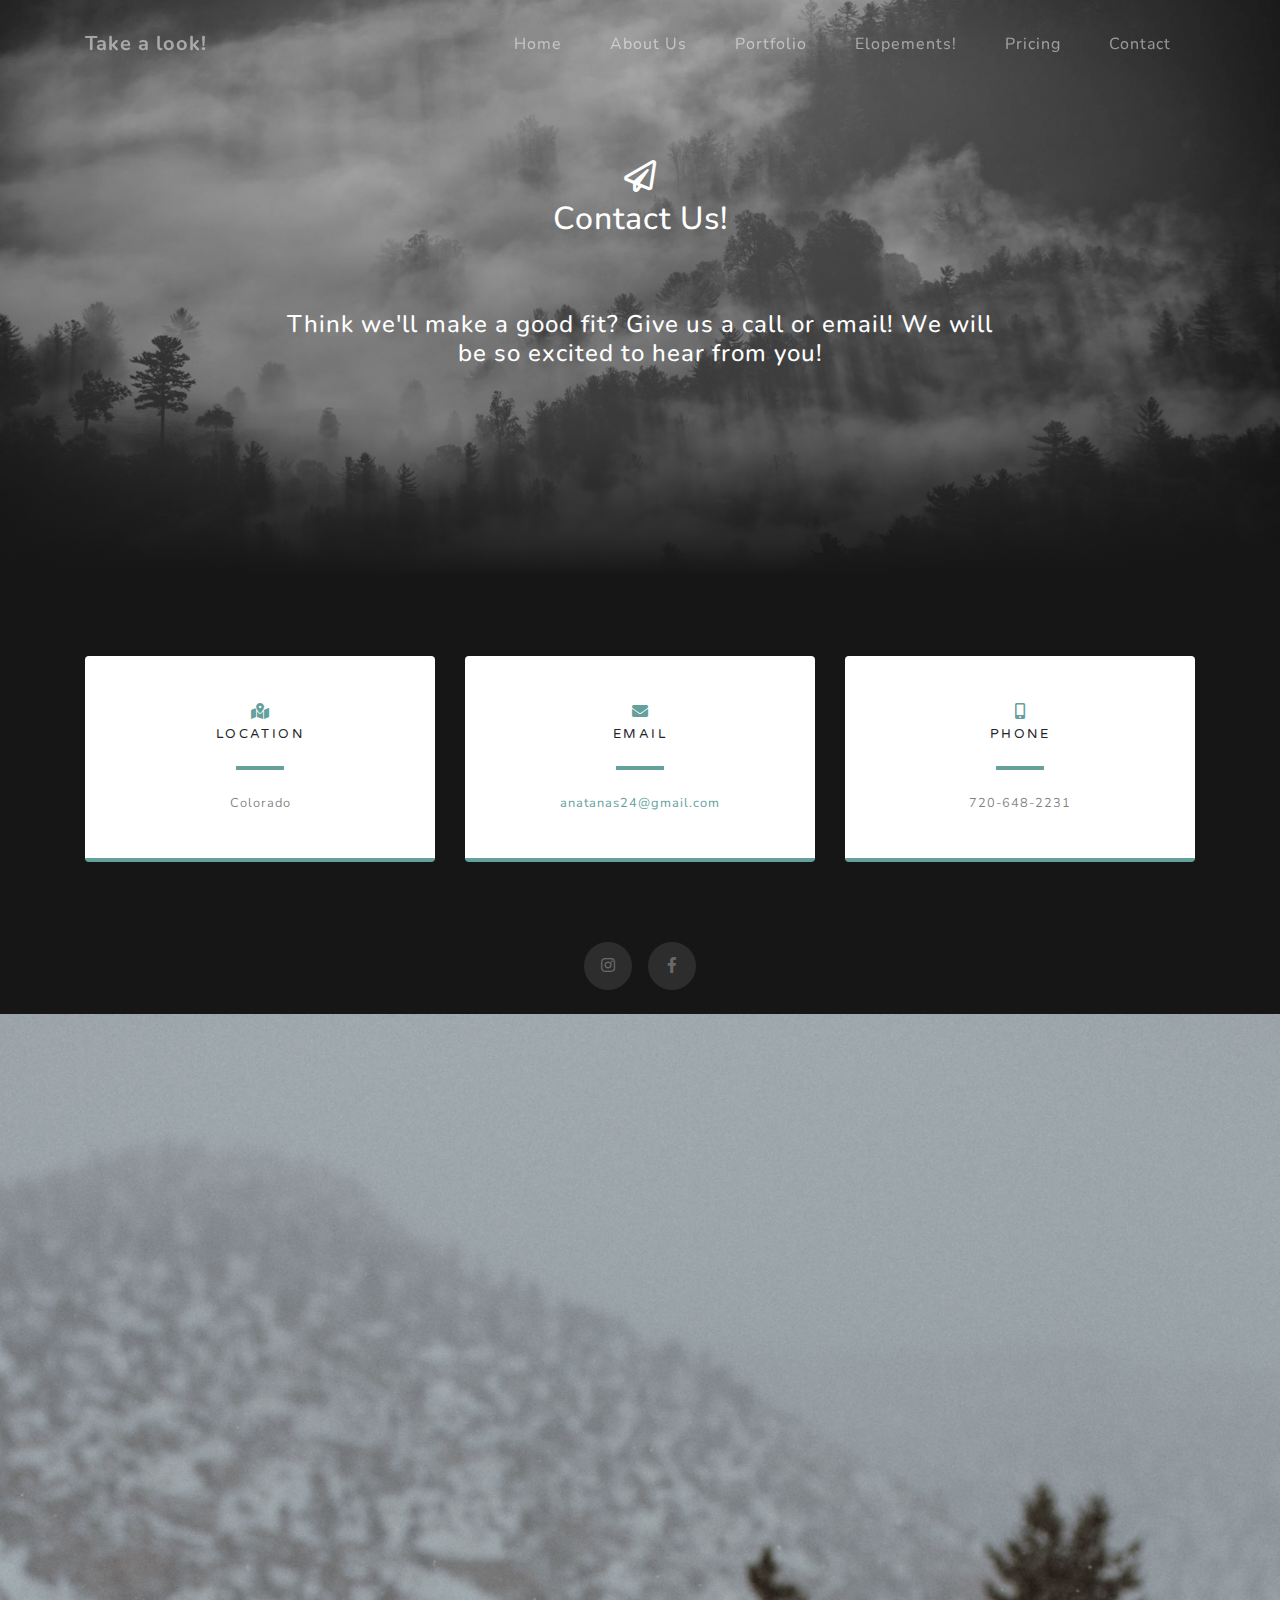
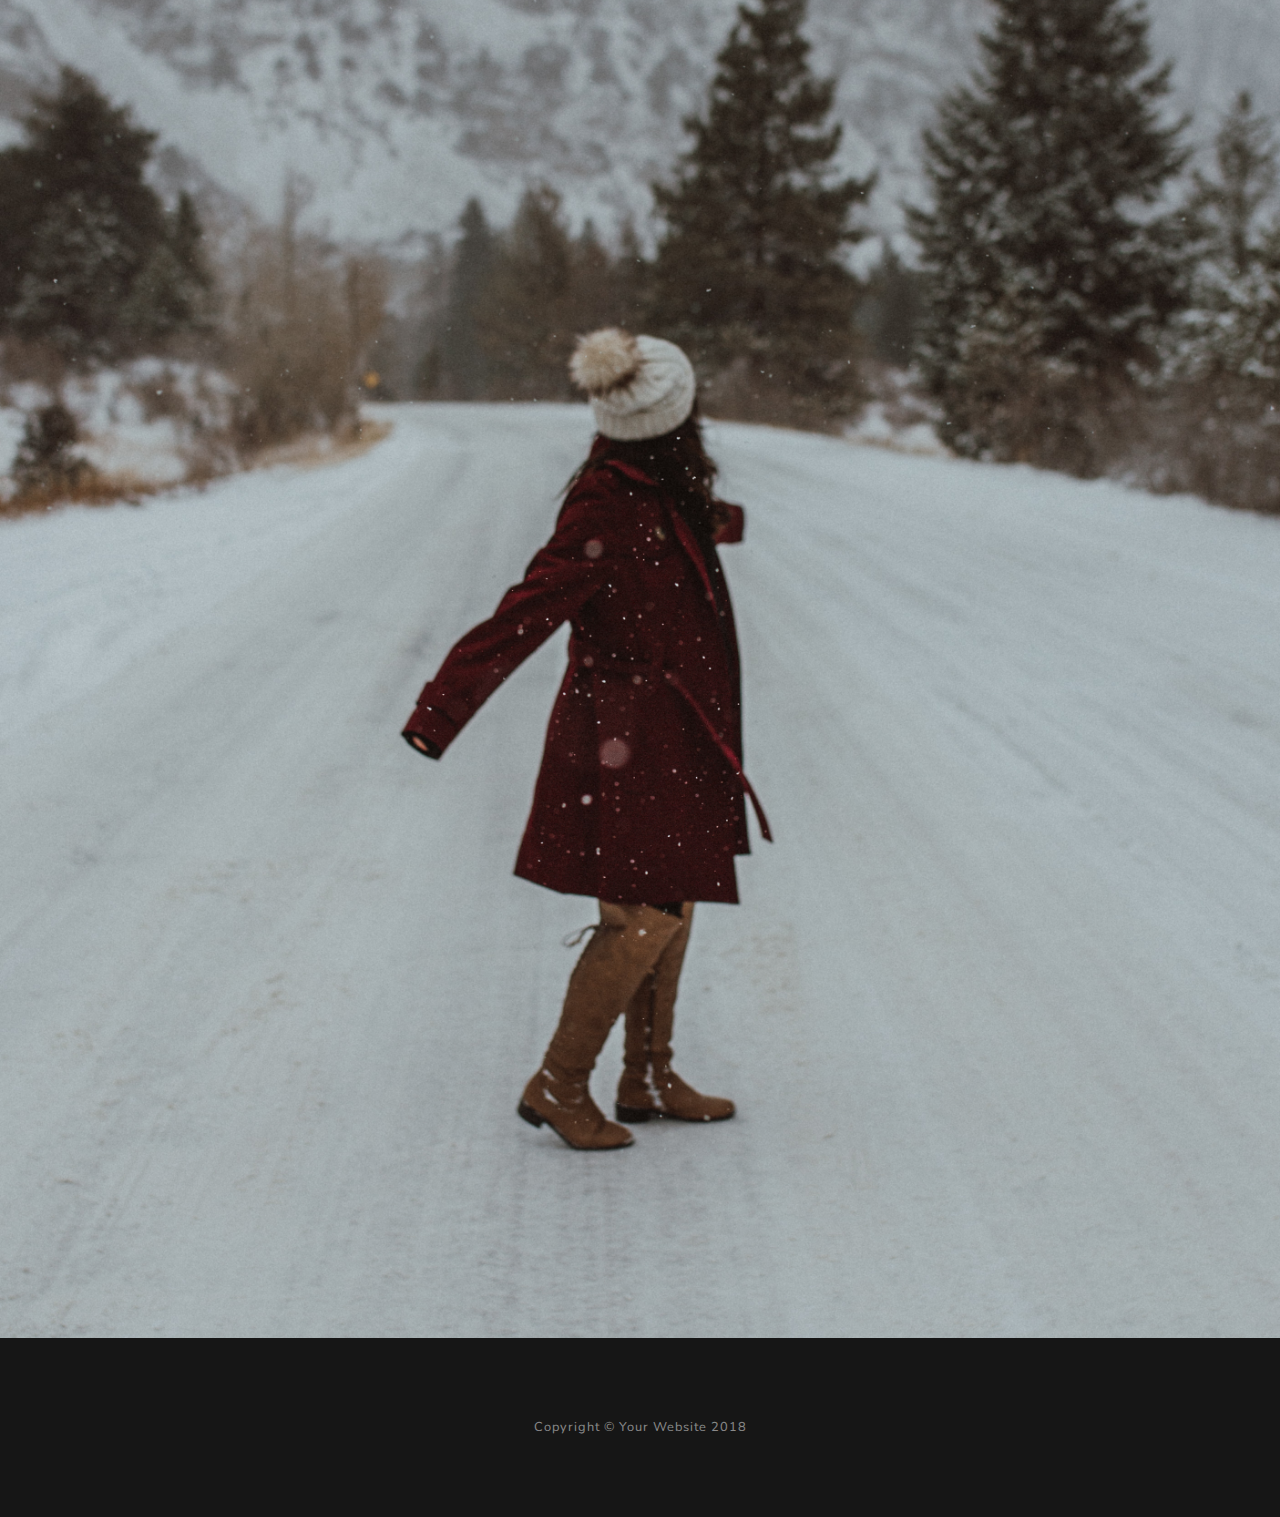
<file: contact.html>
<!DOCTYPE html>
<html lang="en">

  <head>

    <meta charset="utf-8">
    <meta name="viewport" content="width=device-width, initial-scale=1, shrink-to-fit=no">
    <meta name="description" content="">
    <meta name="author" content="">

    <title>Anastasiya Tanas</title>
    

    <!-- Bootstrap core CSS -->
    <link href="vendor/bootstrap/css/bootstrap.min.css" rel="stylesheet">

    <!-- Custom fonts for this template -->
    <link href="vendor/fontawesome-free/css/all.min.css" rel="stylesheet">
    <link href="https://fonts.googleapis.com/css?family=Varela+Round" rel="stylesheet">
    <link href="https://fonts.googleapis.com/css?family=Nunito:200,200i,300,300i,400,400i,600,600i,700,700i,800,800i,900,900i" rel="stylesheet">

    <!-- Custom styles for this template -->
    <link href="css/grayscale.min.css" rel="stylesheet">

  </head>

  <body id="page-top">

    <nav class="navbar navbar-expand-lg navbar-light fixed-top" id="mainNav">
      <div class="container">
        <a class="navbar-brand js-scroll-trigger" href="portfolio.html">Take a look!</a>
        <button class="navbar-toggler navbar-toggler-right" type="button" data-toggle="collapse" data-target="#navbarResponsive" aria-controls="navbarResponsive" aria-expanded="false" aria-label="Toggle navigation">
          Menu
          <i class="fas fa-bars"></i>
        </button>
        <div class="collapse navbar-collapse" id="navbarResponsive">
          <ul class="navbar-nav ml-auto">
            <li class="nav-item">
              <a class="nav-link js-scroll-trigger" href="index.html">Home</a>
            </li>
            <li class="nav-item">
              <a class="nav-link js-scroll-trigger" href="about.html">About Us</a>
            </li>
            <li class="nav-item">
              <a class="nav-link js-scroll-trigger" href="portfolio.html">Portfolio</a>
            </li>
            <li class="nav-item">
              <a class="nav-link js-scroll-trigger" href="services.html">Elopements!</a>
            </li>
            <li class="nav-item">
              <a class="nav-link js-scroll-trigger" href="pricing.html">Pricing</a>
            </li>
            <li class="nav-item">
              <a class="nav-link js-scroll-trigger" href="contact.html">Contact</a>
            </li>
          </ul>
        </div>
      </div>
    </nav>
   

    <!-- Signup Section -->
    <section id="signup" class="signup-section">

      
      <div class="container">
        <div class="row">
          <div class="col-md-10 col-lg-8 mx-auto text-center">

            <i class="far fa-paper-plane fa-2x mb-2 text-white"></i>
            <h2 class="text-white mb-5">Contact Us!</h2>          

            <br>
  
          <h4 class="text-white mb-5"> Think we'll make a good fit? Give us a call or email! We will be so excited to hear from you!
          </h4>


             <!-- <form class="form-inline d-flex">
              <input type="email" class="form-control flex-fill mr-0 mr-sm-2 mb-3 mb-sm-0" id="inputEmail" placeholder="Enter email address...">
              <button type="submit" class="btn btn-primary mx-auto">Contact Us!</button>
            </form> 
            
            <form id="contactForm" name="sentMessage" novalidate="novalidate">
              <div class="row align-items-stretch mb-5">
                  <div class="col-md-6">
                      <div class="form-group">
                          <input class="form-control" id="name" type="text" placeholder="Your Name *" required="required" data-validation-required-message="Please enter your name." />
                          <p class="help-block text-danger"></p>
                      </div>
                      <div class="form-group">
                          <input class="form-control" id="email" type="email" placeholder="Your Email *" required="required" data-validation-required-message="Please enter your email address." />
                          <p class="help-block text-danger"></p>
                      </div>
                      <div class="form-group mb-md-0">
                          <input class="form-control" id="phone" type="tel" placeholder="Your Phone *" required="required" data-validation-required-message="Please enter your phone number." />
                          <p class="help-block text-danger"></p>
                      </div>
                  </div>
                  <div class="col-md-6">
                    <div class="form-group mb-md-0">
                      <input class="form-control" id="phone" type="tel" placeholder="Your date *(01/20/2021)" required="required" data-validation-required-message="Please enter your event date." />
                      <p class="help-block text-danger"></p>
                  </div>
                      <div class="form-group form-group-textarea mb-md-0">
                          <textarea class="form-control" id="message" placeholder="Your Message *" required="required" data-validation-required-message="Please enter a message."></textarea>
                          <p class="help-block text-danger"></p>
                      </div>
                  </div>
              </div>
              <div class="text-center">
                  <div id="success"></div>
                  <button class="btn btn-primary btn-xl text-uppercase" id="sendMessageButton" type="submit">Contact Us!</button>
              </div>
          </form>-->

          </div>
        </div>
      </div> 
    </section>



    

    <!-- Contact Section -->
    <section class="contact-section bg-black">
      <div class="container">

        <div class="row">

          <div class="col-md-4 mb-3 mb-md-0">
            <div class="card py-4 h-100">
              <div class="card-body text-center">
                <i class="fas fa-map-marked-alt text-primary mb-2"></i>
                <h4 class="text-uppercase m-0">Location</h4>
                <hr class="my-4">
                <div class="small text-black-50">Colorado</div>
              </div>
            </div>
          </div>

          <div class="col-md-4 mb-3 mb-md-0">
            <div class="card py-4 h-100">
              <div class="card-body text-center">
                <i class="fas fa-envelope text-primary mb-2"></i>
                <h4 class="text-uppercase m-0">Email</h4>
                <hr class="my-4">
                <div class="small text-black-50">
                  <a href="#">anatanas24@gmail.com</a>
                </div>
              </div>
            </div>
          </div>

          <div class="col-md-4 mb-3 mb-md-0">
            <div class="card py-4 h-100">
              <div class="card-body text-center">
                <i class="fas fa-mobile-alt text-primary mb-2"></i>
                <h4 class="text-uppercase m-0">Phone</h4>
                <hr class="my-4">
                <div class="small text-black-50">720-648-2231</div>
              </div>
            </div>
          </div>
        </div>

        <div class="social d-flex justify-content-center">
          <a href="https://www.instagram.com/aa_productions_24/" class="mx-2">
            <i class="fab fa-instagram"></i>
          </a>
          <a href="https://www.facebook.com/AA-Productions-117603306736945" class="mx-2">
            <i class="fab fa-facebook-f"></i>
          </a>
        
        </div>
<br>
      </div>
      <img class="img-fluid mb-3 mb-lg-0" src="img/gt-37 copy.jpg" alt="">
    </section>



    <!-- Footer -->
    <footer class="bg-black small text-center text-white-50">
      <div class="container">
        Copyright &copy; Your Website 2018
      </div>
    </footer>


  <!-- Bootstrap core JavaScript -->
  <script src="vendor/jquery/jquery.min.js"></script>
  <script src="vendor/bootstrap/js/bootstrap.bundle.min.js"></script>

  <!-- Plugin JavaScript -->
  <script src="vendor/jquery-easing/jquery.easing.min.js"></script>

  <!-- Custom scripts for this template -->
  <script src="js/grayscale.min.js"></script>

<!-- Contact form JS-->
<script src="assets/mail/jqBootstrapValidation.js"></script>
<script src="assets/mail/contact_me.js"></script>

</body>

</html>
</file>
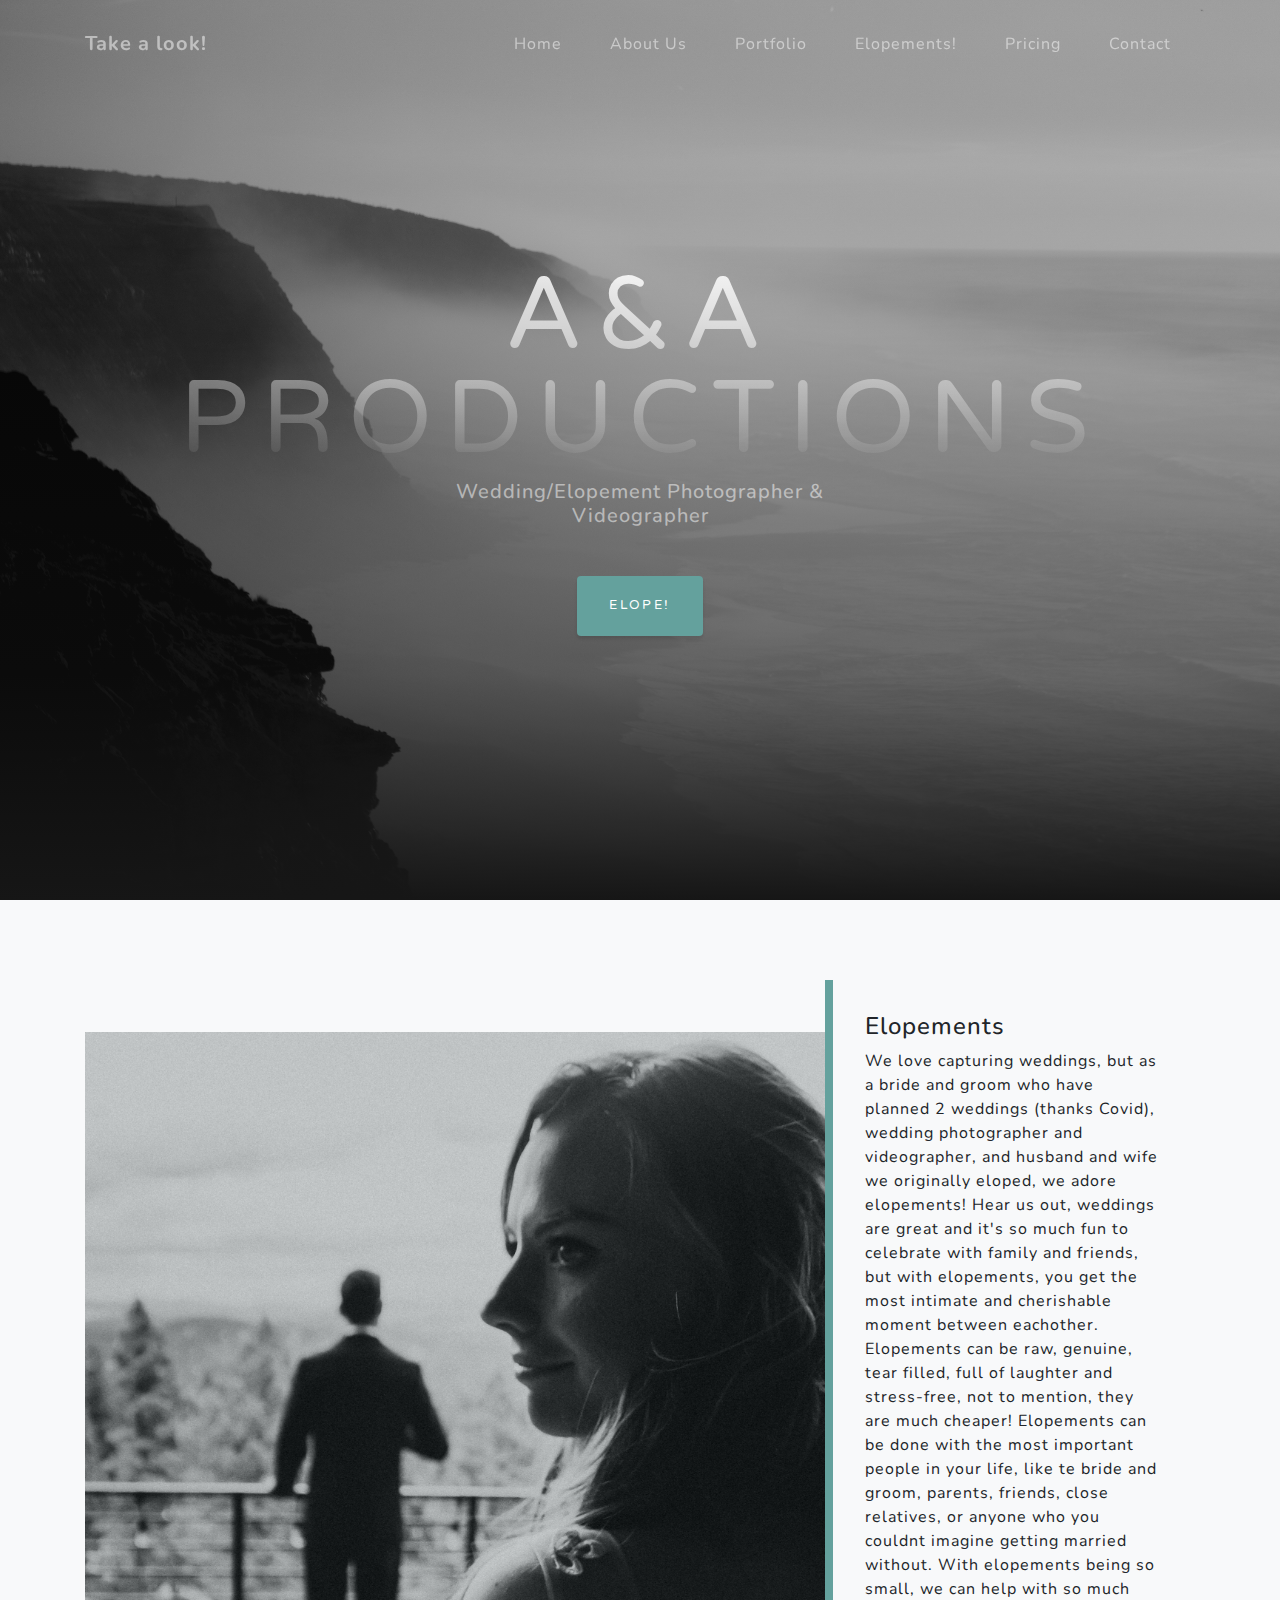
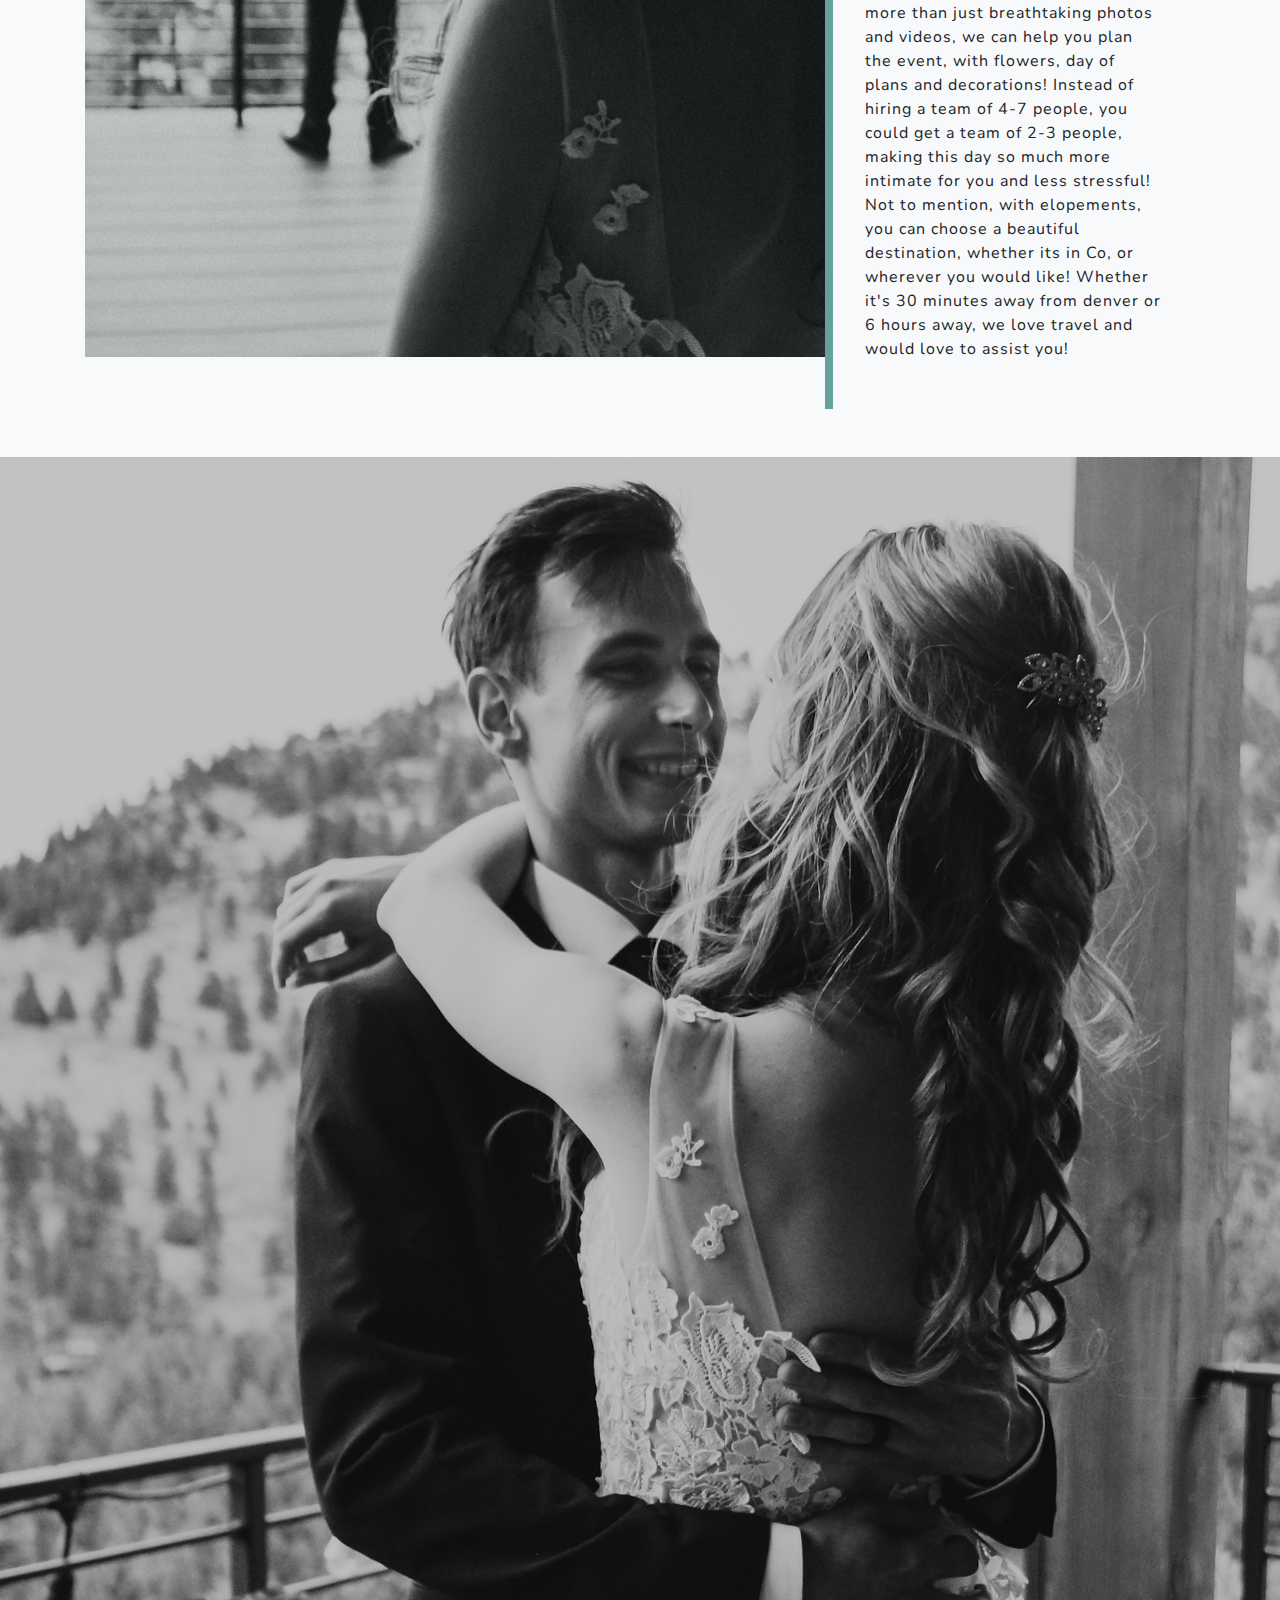
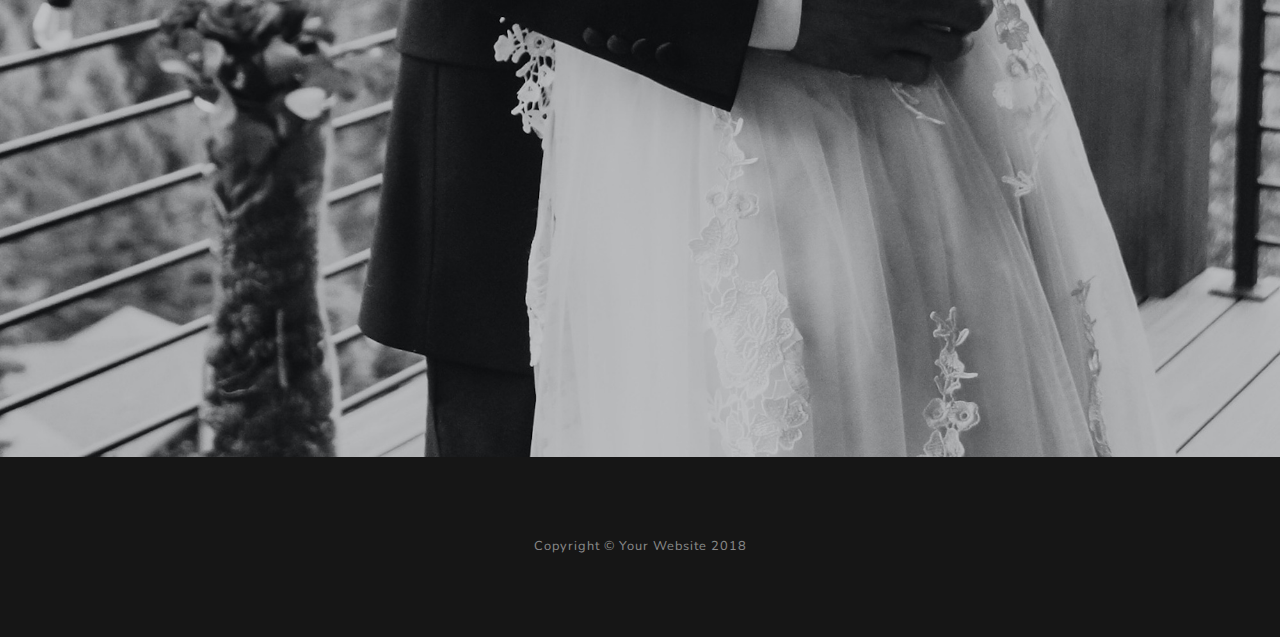
<file: services.html>
<!DOCTYPE html>
<html lang="en">

  <head>

    <meta charset="utf-8">
    <meta name="viewport" content="width=device-width, initial-scale=1, shrink-to-fit=no">
    <meta name="description" content="">
    <meta name="author" content="">

    <title>Anastasiya Tanas</title>

    <!-- Bootstrap core CSS -->
    <link href="vendor/bootstrap/css/bootstrap.min.css" rel="stylesheet">

    <!-- Custom fonts for this template -->
    <link href="vendor/fontawesome-free/css/all.min.css" rel="stylesheet">
    <link href="https://fonts.googleapis.com/css?family=Varela+Round" rel="stylesheet">
    <link href="https://fonts.googleapis.com/css?family=Nunito:200,200i,300,300i,400,400i,600,600i,700,700i,800,800i,900,900i" rel="stylesheet">

    <!-- Custom styles for this template -->
    <link href="css/grayscale.min.css" rel="stylesheet">

  </head>

  <body id="page-top">

    <nav class="navbar navbar-expand-lg navbar-light fixed-top" id="mainNav">
      <div class="container">
        <a class="navbar-brand js-scroll-trigger" href="portfolio.html">Take a look!</a>
        <button class="navbar-toggler navbar-toggler-right" type="button" data-toggle="collapse" data-target="#navbarResponsive" aria-controls="navbarResponsive" aria-expanded="false" aria-label="Toggle navigation">
          Menu
          <i class="fas fa-bars"></i>
        </button>
        <div class="collapse navbar-collapse" id="navbarResponsive">
          <ul class="navbar-nav ml-auto">
            <li class="nav-item">
              <a class="nav-link js-scroll-trigger" href="index.html">Home</a>
            </li>
            <li class="nav-item">
              <a class="nav-link js-scroll-trigger" href="about.html">About Us</a>
            </li>
            <li class="nav-item">
              <a class="nav-link js-scroll-trigger" href="portfolio.html">Portfolio</a>
            </li>
            <li class="nav-item">
              <a class="nav-link js-scroll-trigger" href="services.html">Elopements!</a>
            </li>
            <li class="nav-item">
              <a class="nav-link js-scroll-trigger" href="pricing.html">Pricing</a>
            </li>
            <li class="nav-item">
              <a class="nav-link js-scroll-trigger" href="contact.html">Contact</a>
            </li>
          </ul>
        </div>
      </div>
    </nav>

    <!-- Header -->
    <header class="masthead">
      <div class="container d-flex h-100 align-items-center">
        <div class="mx-auto text-center">
          <h1 class="mx-auto my-0 text-uppercase">A&A Productions</h1>
          <h2 class="text-white-50 mx-auto mt-2 mb-5">Wedding/Elopement Photographer & Videographer</h2>
          <a href="#about" class="btn btn-primary js-scroll-trigger">Elope!</a>
        </div>
      </div>
    </header>



    <!-- Projects Section -->
    <section id="about" class="projects-section bg-light">
    <div class="container">

      <!-- Featured Project Row -->
      <div class="row align-items-center no-gutters mb-4 mb-lg-5">
        <div class="col-xl-8 col-lg-7">
          <img class="img-fluid mb-3 mb-lg-0" src="img/DSC05558 copy.jpg" alt="">
        </div>
        <div class="col-xl-4 col-lg-5">
          <div class="featured-text text-center text-lg-left">
            <h4>Elopements</h4>
            <p> 
              We love capturing weddings, but as a bride and groom who have planned 2 weddings (thanks Covid), wedding photographer and videographer, and husband and wife we originally eloped, we adore elopements!
              Hear us out, weddings are great and it's so much fun to celebrate with family and friends, but with elopements, you get the most intimate and cherishable moment between eachother.
              Elopements can be raw, genuine, tear filled, full of laughter and stress-free, not to mention, they are much cheaper! 
              Elopements can be done with the most important people in your life, like te bride and groom, parents, friends, close relatives, or anyone who you couldnt imagine getting married without.
              With elopements being so small, we can help with so much more than just breathtaking photos and videos, we can help you plan the event, with flowers, day of plans and decorations!
              Instead of hiring a team of 4-7 people, you could get a team of 2-3 people, making this day so much more intimate for you and less stressful!
              Not to mention, with elopements, you can choose a beautiful destination, whether its in Co, or wherever you would like! 
              Whether it's 30 minutes away from denver or 6 hours away, we love travel and would love to assist you!

               </p>
            
          </div>
        </div>
      </div>
  </div>

  <!-- <div class="container">

    <div class="container">

        Featured Project Row 
        <div class="row align-items-center no-gutters mb-4 mb-lg-5">
          <div class="col-xl-4 col-lg-5">
            <div class="featured-text text-center text-lg-left ">
              <h4></h4>
              <p> Our main job and priority from the buisness side of things is to make our couples feel comfortable and giving a great experiance.
                We strive to get some kind of connection on our shoots, so we are not complete strangers who show up, take your money, tell you to smile and leave. 
                This is just as much our experiance as it is yours, and we would like to leave as friends instead of "that one photographer and videographer."
                
                 </p>
              
            </div>
          </div>
          <div class="col-xl-8 col-lg-7">
            <img class="img-fluid mb-3 mb-lg-0" src="img/D&D-200.jpg" alt="">
          </div>
        </div>
      </div>
  </div> -->

  <img class="img-fluid mb-3 mb-lg-0" src="img/DSC05612 copy.jpg" alt="">

  </section>

  

    <!-- About Section -->
    <!-- <section id="about1" class="about-section text-center">
      <div class="container">
        <div class="row">
          <div class="col-lg-8 mx-auto">
            <h2 id="reasons" class="text-white mb-4">Hello!:</h2>
            
             <p class="text-white-50">
                  <a href="https://anastasiyatanas.github.io/GitTastic/">Click me to find out!</a>  
                <br> 
                To all the wonderful couples out there looking for a photographer or videographer! 
                Get to know our style and take a look at our portfolio!
                Our job and priority is doing our best to capturing the natural and genuine moments of love between two people in love.
                My main goal is to make you fall in love with the story we capture, the story we tell of your love!
                We will do everything we can to make your day a wonderful experiance! 
                From taking your pictures, to helping you plan the event, with flowers, day of plans, videographer, or decorations!
                Whether its an engagment, an elopemnt, a wedding, or just a photoshoot for fun, capturing your beautiful moments will be our #1 focus!
                Please contact me if you are interested in learning about our pricing and our packages!
                
                </p> 
          </div>
        </div>
        <img src="img/m&p1.jpg" class="img-fluid" alt="">
      </div>
    </section> -->
    
    <!-- Footer -->
    <footer class="bg-black small text-center text-white-50">
        Copyright &copy; Your Website 2018
    </footer>


  <!-- Bootstrap core JavaScript -->
  <script src="vendor/jquery/jquery.min.js"></script>
  <script src="vendor/bootstrap/js/bootstrap.bundle.min.js"></script>

  <!-- Plugin JavaScript -->
  <script src="vendor/jquery-easing/jquery.easing.min.js"></script>

  <!-- Custom scripts for this template -->
  <script src="js/grayscale.min.js"></script>

</body>

</html>
</file>
<file: vendor/fontawesome-free/css/all.min.css>
.fa,.fab,.fal,.far,.fas{-moz-osx-font-smoothing:grayscale;-webkit-font-smoothing:antialiased;display:inline-block;font-style:normal;font-variant:normal;text-rendering:auto;line-height:1}.fa-lg{font-size:1.33333em;line-height:.75em;vertical-align:-.0667em}.fa-xs{font-size:.75em}.fa-sm{font-size:.875em}.fa-1x{font-size:1em}.fa-2x{font-size:2em}.fa-3x{font-size:3em}.fa-4x{font-size:4em}.fa-5x{font-size:5em}.fa-6x{font-size:6em}.fa-7x{font-size:7em}.fa-8x{font-size:8em}.fa-9x{font-size:9em}.fa-10x{font-size:10em}.fa-fw{text-align:center;width:1.25em}.fa-ul{list-style-type:none;margin-left:2.5em;padding-left:0}.fa-ul>li{position:relative}.fa-li{left:-2em;position:absolute;text-align:center;width:2em;line-height:inherit}.fa-border{border:.08em solid #eee;border-radius:.1em;padding:.2em .25em .15em}.fa-pull-left{float:left}.fa-pull-right{float:right}.fa.fa-pull-left,.fab.fa-pull-left,.fal.fa-pull-left,.far.fa-pull-left,.fas.fa-pull-left{margin-right:.3em}.fa.fa-pull-right,.fab.fa-pull-right,.fal.fa-pull-right,.far.fa-pull-right,.fas.fa-pull-right{margin-left:.3em}.fa-spin{animation:fa-spin 2s infinite linear}.fa-pulse{animation:fa-spin 1s infinite steps(8)}@keyframes fa-spin{0%{transform:rotate(0deg)}to{transform:rotate(1turn)}}.fa-rotate-90{-ms-filter:"progid:DXImageTransform.Microsoft.BasicImage(rotation=1)";transform:rotate(90deg)}.fa-rotate-180{-ms-filter:"progid:DXImageTransform.Microsoft.BasicImage(rotation=2)";transform:rotate(180deg)}.fa-rotate-270{-ms-filter:"progid:DXImageTransform.Microsoft.BasicImage(rotation=3)";transform:rotate(270deg)}.fa-flip-horizontal{-ms-filter:"progid:DXImageTransform.Microsoft.BasicImage(rotation=0, mirror=1)";transform:scaleX(-1)}.fa-flip-vertical{transform:scaleY(-1)}.fa-flip-both,.fa-flip-horizontal.fa-flip-vertical,.fa-flip-vertical{-ms-filter:"progid:DXImageTransform.Microsoft.BasicImage(rotation=2, mirror=1)"}.fa-flip-both,.fa-flip-horizontal.fa-flip-vertical{transform:scale(-1)}:root .fa-flip-both,:root .fa-flip-horizontal,:root .fa-flip-vertical,:root .fa-rotate-90,:root .fa-rotate-180,:root .fa-rotate-270{filter:none}.fa-stack{display:inline-block;height:2em;line-height:2em;position:relative;vertical-align:middle;width:2.5em}.fa-stack-1x,.fa-stack-2x{left:0;position:absolute;text-align:center;width:100%}.fa-stack-1x{line-height:inherit}.fa-stack-2x{font-size:2em}.fa-inverse{color:#fff}.fa-500px:before{content:"\f26e"}.fa-accessible-icon:before{content:"\f368"}.fa-accusoft:before{content:"\f369"}.fa-acquisitions-incorporated:before{content:"\f6af"}.fa-ad:before{content:"\f641"}.fa-address-book:before{content:"\f2b9"}.fa-address-card:before{content:"\f2bb"}.fa-adjust:before{content:"\f042"}.fa-adn:before{content:"\f170"}.fa-adobe:before{content:"\f778"}.fa-adversal:before{content:"\f36a"}.fa-affiliatetheme:before{content:"\f36b"}.fa-air-freshener:before{content:"\f5d0"}.fa-algolia:before{content:"\f36c"}.fa-align-center:before{content:"\f037"}.fa-align-justify:before{content:"\f039"}.fa-align-left:before{content:"\f036"}.fa-align-right:before{content:"\f038"}.fa-alipay:before{content:"\f642"}.fa-allergies:before{content:"\f461"}.fa-amazon:before{content:"\f270"}.fa-amazon-pay:before{content:"\f42c"}.fa-ambulance:before{content:"\f0f9"}.fa-american-sign-language-interpreting:before{content:"\f2a3"}.fa-amilia:before{content:"\f36d"}.fa-anchor:before{content:"\f13d"}.fa-android:before{content:"\f17b"}.fa-angellist:before{content:"\f209"}.fa-angle-double-down:before{content:"\f103"}.fa-angle-double-left:before{content:"\f100"}.fa-angle-double-right:before{content:"\f101"}.fa-angle-double-up:before{content:"\f102"}.fa-angle-down:before{content:"\f107"}.fa-angle-left:before{content:"\f104"}.fa-angle-right:before{content:"\f105"}.fa-angle-up:before{content:"\f106"}.fa-angry:before{content:"\f556"}.fa-angrycreative:before{content:"\f36e"}.fa-angular:before{content:"\f420"}.fa-ankh:before{content:"\f644"}.fa-app-store:before{content:"\f36f"}.fa-app-store-ios:before{content:"\f370"}.fa-apper:before{content:"\f371"}.fa-apple:before{content:"\f179"}.fa-apple-alt:before{content:"\f5d1"}.fa-apple-pay:before{content:"\f415"}.fa-archive:before{content:"\f187"}.fa-archway:before{content:"\f557"}.fa-arrow-alt-circle-down:before{content:"\f358"}.fa-arrow-alt-circle-left:before{content:"\f359"}.fa-arrow-alt-circle-right:before{content:"\f35a"}.fa-arrow-alt-circle-up:before{content:"\f35b"}.fa-arrow-circle-down:before{content:"\f0ab"}.fa-arrow-circle-left:before{content:"\f0a8"}.fa-arrow-circle-right:before{content:"\f0a9"}.fa-arrow-circle-up:before{content:"\f0aa"}.fa-arrow-down:before{content:"\f063"}.fa-arrow-left:before{content:"\f060"}.fa-arrow-right:before{content:"\f061"}.fa-arrow-up:before{content:"\f062"}.fa-arrows-alt:before{content:"\f0b2"}.fa-arrows-alt-h:before{content:"\f337"}.fa-arrows-alt-v:before{content:"\f338"}.fa-artstation:before{content:"\f77a"}.fa-assistive-listening-systems:before{content:"\f2a2"}.fa-asterisk:before{content:"\f069"}.fa-asymmetrik:before{content:"\f372"}.fa-at:before{content:"\f1fa"}.fa-atlas:before{content:"\f558"}.fa-atlassian:before{content:"\f77b"}.fa-atom:before{content:"\f5d2"}.fa-audible:before{content:"\f373"}.fa-audio-description:before{content:"\f29e"}.fa-autoprefixer:before{content:"\f41c"}.fa-avianex:before{content:"\f374"}.fa-aviato:before{content:"\f421"}.fa-award:before{content:"\f559"}.fa-aws:before{content:"\f375"}.fa-baby:before{content:"\f77c"}.fa-baby-carriage:before{content:"\f77d"}.fa-backspace:before{content:"\f55a"}.fa-backward:before{content:"\f04a"}.fa-bacon:before{content:"\f7e5"}.fa-balance-scale:before{content:"\f24e"}.fa-ban:before{content:"\f05e"}.fa-band-aid:before{content:"\f462"}.fa-bandcamp:before{content:"\f2d5"}.fa-barcode:before{content:"\f02a"}.fa-bars:before{content:"\f0c9"}.fa-baseball-ball:before{content:"\f433"}.fa-basketball-ball:before{content:"\f434"}.fa-bath:before{content:"\f2cd"}.fa-battery-empty:before{content:"\f244"}.fa-battery-full:before{content:"\f240"}.fa-battery-half:before{content:"\f242"}.fa-battery-quarter:before{content:"\f243"}.fa-battery-three-quarters:before{content:"\f241"}.fa-bed:before{content:"\f236"}.fa-beer:before{content:"\f0fc"}.fa-behance:before{content:"\f1b4"}.fa-behance-square:before{content:"\f1b5"}.fa-bell:before{content:"\f0f3"}.fa-bell-slash:before{content:"\f1f6"}.fa-bezier-curve:before{content:"\f55b"}.fa-bible:before{content:"\f647"}.fa-bicycle:before{content:"\f206"}.fa-bimobject:before{content:"\f378"}.fa-binoculars:before{content:"\f1e5"}.fa-biohazard:before{content:"\f780"}.fa-birthday-cake:before{content:"\f1fd"}.fa-bitbucket:before{content:"\f171"}.fa-bitcoin:before{content:"\f379"}.fa-bity:before{content:"\f37a"}.fa-black-tie:before{content:"\f27e"}.fa-blackberry:before{content:"\f37b"}.fa-blender:before{content:"\f517"}.fa-blender-phone:before{content:"\f6b6"}.fa-blind:before{content:"\f29d"}.fa-blog:before{content:"\f781"}.fa-blogger:before{content:"\f37c"}.fa-blogger-b:before{content:"\f37d"}.fa-bluetooth:before{content:"\f293"}.fa-bluetooth-b:before{content:"\f294"}.fa-bold:before{content:"\f032"}.fa-bolt:before{content:"\f0e7"}.fa-bomb:before{content:"\f1e2"}.fa-bone:before{content:"\f5d7"}.fa-bong:before{content:"\f55c"}.fa-book:before{content:"\f02d"}.fa-book-dead:before{content:"\f6b7"}.fa-book-medical:before{content:"\f7e6"}.fa-book-open:before{content:"\f518"}.fa-book-reader:before{content:"\f5da"}.fa-bookmark:before{content:"\f02e"}.fa-bowling-ball:before{content:"\f436"}.fa-box:before{content:"\f466"}.fa-box-open:before{content:"\f49e"}.fa-boxes:before{content:"\f468"}.fa-braille:before{content:"\f2a1"}.fa-brain:before{content:"\f5dc"}.fa-bread-slice:before{content:"\f7ec"}.fa-briefcase:before{content:"\f0b1"}.fa-briefcase-medical:before{content:"\f469"}.fa-broadcast-tower:before{content:"\f519"}.fa-broom:before{content:"\f51a"}.fa-brush:before{content:"\f55d"}.fa-btc:before{content:"\f15a"}.fa-bug:before{content:"\f188"}.fa-building:before{content:"\f1ad"}.fa-bullhorn:before{content:"\f0a1"}.fa-bullseye:before{content:"\f140"}.fa-burn:before{content:"\f46a"}.fa-buromobelexperte:before{content:"\f37f"}.fa-bus:before{content:"\f207"}.fa-bus-alt:before{content:"\f55e"}.fa-business-time:before{content:"\f64a"}.fa-buysellads:before{content:"\f20d"}.fa-calculator:before{content:"\f1ec"}.fa-calendar:before{content:"\f133"}.fa-calendar-alt:before{content:"\f073"}.fa-calendar-check:before{content:"\f274"}.fa-calendar-day:before{content:"\f783"}.fa-calendar-minus:before{content:"\f272"}.fa-calendar-plus:before{content:"\f271"}.fa-calendar-times:before{content:"\f273"}.fa-calendar-week:before{content:"\f784"}.fa-camera:before{content:"\f030"}.fa-camera-retro:before{content:"\f083"}.fa-campground:before{content:"\f6bb"}.fa-canadian-maple-leaf:before{content:"\f785"}.fa-candy-cane:before{content:"\f786"}.fa-cannabis:before{content:"\f55f"}.fa-capsules:before{content:"\f46b"}.fa-car:before{content:"\f1b9"}.fa-car-alt:before{content:"\f5de"}.fa-car-battery:before{content:"\f5df"}.fa-car-crash:before{content:"\f5e1"}.fa-car-side:before{content:"\f5e4"}.fa-caret-down:before{content:"\f0d7"}.fa-caret-left:before{content:"\f0d9"}.fa-caret-right:before{content:"\f0da"}.fa-caret-square-down:before{content:"\f150"}.fa-caret-square-left:before{content:"\f191"}.fa-caret-square-right:before{content:"\f152"}.fa-caret-square-up:before{content:"\f151"}.fa-caret-up:before{content:"\f0d8"}.fa-carrot:before{content:"\f787"}.fa-cart-arrow-down:before{content:"\f218"}.fa-cart-plus:before{content:"\f217"}.fa-cash-register:before{content:"\f788"}.fa-cat:before{content:"\f6be"}.fa-cc-amazon-pay:before{content:"\f42d"}.fa-cc-amex:before{content:"\f1f3"}.fa-cc-apple-pay:before{content:"\f416"}.fa-cc-diners-club:before{content:"\f24c"}.fa-cc-discover:before{content:"\f1f2"}.fa-cc-jcb:before{content:"\f24b"}.fa-cc-mastercard:before{content:"\f1f1"}.fa-cc-paypal:before{content:"\f1f4"}.fa-cc-stripe:before{content:"\f1f5"}.fa-cc-visa:before{content:"\f1f0"}.fa-centercode:before{content:"\f380"}.fa-centos:before{content:"\f789"}.fa-certificate:before{content:"\f0a3"}.fa-chair:before{content:"\f6c0"}.fa-chalkboard:before{content:"\f51b"}.fa-chalkboard-teacher:before{content:"\f51c"}.fa-charging-station:before{content:"\f5e7"}.fa-chart-area:before{content:"\f1fe"}.fa-chart-bar:before{content:"\f080"}.fa-chart-line:before{content:"\f201"}.fa-chart-pie:before{content:"\f200"}.fa-check:before{content:"\f00c"}.fa-check-circle:before{content:"\f058"}.fa-check-double:before{content:"\f560"}.fa-check-square:before{content:"\f14a"}.fa-cheese:before{content:"\f7ef"}.fa-chess:before{content:"\f439"}.fa-chess-bishop:before{content:"\f43a"}.fa-chess-board:before{content:"\f43c"}.fa-chess-king:before{content:"\f43f"}.fa-chess-knight:before{content:"\f441"}.fa-chess-pawn:before{content:"\f443"}.fa-chess-queen:before{content:"\f445"}.fa-chess-rook:before{content:"\f447"}.fa-chevron-circle-down:before{content:"\f13a"}.fa-chevron-circle-left:before{content:"\f137"}.fa-chevron-circle-right:before{content:"\f138"}.fa-chevron-circle-up:before{content:"\f139"}.fa-chevron-down:before{content:"\f078"}.fa-chevron-left:before{content:"\f053"}.fa-chevron-right:before{content:"\f054"}.fa-chevron-up:before{content:"\f077"}.fa-child:before{content:"\f1ae"}.fa-chrome:before{content:"\f268"}.fa-church:before{content:"\f51d"}.fa-circle:before{content:"\f111"}.fa-circle-notch:before{content:"\f1ce"}.fa-city:before{content:"\f64f"}.fa-clinic-medical:before{content:"\f7f2"}.fa-clipboard:before{content:"\f328"}.fa-clipboard-check:before{content:"\f46c"}.fa-clipboard-list:before{content:"\f46d"}.fa-clock:before{content:"\f017"}.fa-clone:before{content:"\f24d"}.fa-closed-captioning:before{content:"\f20a"}.fa-cloud:before{content:"\f0c2"}.fa-cloud-download-alt:before{content:"\f381"}.fa-cloud-meatball:before{content:"\f73b"}.fa-cloud-moon:before{content:"\f6c3"}.fa-cloud-moon-rain:before{content:"\f73c"}.fa-cloud-rain:before{content:"\f73d"}.fa-cloud-showers-heavy:before{content:"\f740"}.fa-cloud-sun:before{content:"\f6c4"}.fa-cloud-sun-rain:before{content:"\f743"}.fa-cloud-upload-alt:before{content:"\f382"}.fa-cloudscale:before{content:"\f383"}.fa-cloudsmith:before{content:"\f384"}.fa-cloudversify:before{content:"\f385"}.fa-cocktail:before{content:"\f561"}.fa-code:before{content:"\f121"}.fa-code-branch:before{content:"\f126"}.fa-codepen:before{content:"\f1cb"}.fa-codiepie:before{content:"\f284"}.fa-coffee:before{content:"\f0f4"}.fa-cog:before{content:"\f013"}.fa-cogs:before{content:"\f085"}.fa-coins:before{content:"\f51e"}.fa-columns:before{content:"\f0db"}.fa-comment:before{content:"\f075"}.fa-comment-alt:before{content:"\f27a"}.fa-comment-dollar:before{content:"\f651"}.fa-comment-dots:before{content:"\f4ad"}.fa-comment-medical:before{content:"\f7f5"}.fa-comment-slash:before{content:"\f4b3"}.fa-comments:before{content:"\f086"}.fa-comments-dollar:before{content:"\f653"}.fa-compact-disc:before{content:"\f51f"}.fa-compass:before{content:"\f14e"}.fa-compress:before{content:"\f066"}.fa-compress-arrows-alt:before{content:"\f78c"}.fa-concierge-bell:before{content:"\f562"}.fa-confluence:before{content:"\f78d"}.fa-connectdevelop:before{content:"\f20e"}.fa-contao:before{content:"\f26d"}.fa-cookie:before{content:"\f563"}.fa-cookie-bite:before{content:"\f564"}.fa-copy:before{content:"\f0c5"}.fa-copyright:before{content:"\f1f9"}.fa-couch:before{content:"\f4b8"}.fa-cpanel:before{content:"\f388"}.fa-creative-commons:before{content:"\f25e"}.fa-creative-commons-by:before{content:"\f4e7"}.fa-creative-commons-nc:before{content:"\f4e8"}.fa-creative-commons-nc-eu:before{content:"\f4e9"}.fa-creative-commons-nc-jp:before{content:"\f4ea"}.fa-creative-commons-nd:before{content:"\f4eb"}.fa-creative-commons-pd:before{content:"\f4ec"}.fa-creative-commons-pd-alt:before{content:"\f4ed"}.fa-creative-commons-remix:before{content:"\f4ee"}.fa-creative-commons-sa:before{content:"\f4ef"}.fa-creative-commons-sampling:before{content:"\f4f0"}.fa-creative-commons-sampling-plus:before{content:"\f4f1"}.fa-creative-commons-share:before{content:"\f4f2"}.fa-creative-commons-zero:before{content:"\f4f3"}.fa-credit-card:before{content:"\f09d"}.fa-critical-role:before{content:"\f6c9"}.fa-crop:before{content:"\f125"}.fa-crop-alt:before{content:"\f565"}.fa-cross:before{content:"\f654"}.fa-crosshairs:before{content:"\f05b"}.fa-crow:before{content:"\f520"}.fa-crown:before{content:"\f521"}.fa-crutch:before{content:"\f7f7"}.fa-css3:before{content:"\f13c"}.fa-css3-alt:before{content:"\f38b"}.fa-cube:before{content:"\f1b2"}.fa-cubes:before{content:"\f1b3"}.fa-cut:before{content:"\f0c4"}.fa-cuttlefish:before{content:"\f38c"}.fa-d-and-d:before{content:"\f38d"}.fa-d-and-d-beyond:before{content:"\f6ca"}.fa-dashcube:before{content:"\f210"}.fa-database:before{content:"\f1c0"}.fa-deaf:before{content:"\f2a4"}.fa-delicious:before{content:"\f1a5"}.fa-democrat:before{content:"\f747"}.fa-deploydog:before{content:"\f38e"}.fa-deskpro:before{content:"\f38f"}.fa-desktop:before{content:"\f108"}.fa-dev:before{content:"\f6cc"}.fa-deviantart:before{content:"\f1bd"}.fa-dharmachakra:before{content:"\f655"}.fa-dhl:before{content:"\f790"}.fa-diagnoses:before{content:"\f470"}.fa-diaspora:before{content:"\f791"}.fa-dice:before{content:"\f522"}.fa-dice-d20:before{content:"\f6cf"}.fa-dice-d6:before{content:"\f6d1"}.fa-dice-five:before{content:"\f523"}.fa-dice-four:before{content:"\f524"}.fa-dice-one:before{content:"\f525"}.fa-dice-six:before{content:"\f526"}.fa-dice-three:before{content:"\f527"}.fa-dice-two:before{content:"\f528"}.fa-digg:before{content:"\f1a6"}.fa-digital-ocean:before{content:"\f391"}.fa-digital-tachograph:before{content:"\f566"}.fa-directions:before{content:"\f5eb"}.fa-discord:before{content:"\f392"}.fa-discourse:before{content:"\f393"}.fa-divide:before{content:"\f529"}.fa-dizzy:before{content:"\f567"}.fa-dna:before{content:"\f471"}.fa-dochub:before{content:"\f394"}.fa-docker:before{content:"\f395"}.fa-dog:before{content:"\f6d3"}.fa-dollar-sign:before{content:"\f155"}.fa-dolly:before{content:"\f472"}.fa-dolly-flatbed:before{content:"\f474"}.fa-donate:before{content:"\f4b9"}.fa-door-closed:before{content:"\f52a"}.fa-door-open:before{content:"\f52b"}.fa-dot-circle:before{content:"\f192"}.fa-dove:before{content:"\f4ba"}.fa-download:before{content:"\f019"}.fa-draft2digital:before{content:"\f396"}.fa-drafting-compass:before{content:"\f568"}.fa-dragon:before{content:"\f6d5"}.fa-draw-polygon:before{content:"\f5ee"}.fa-dribbble:before{content:"\f17d"}.fa-dribbble-square:before{content:"\f397"}.fa-dropbox:before{content:"\f16b"}.fa-drum:before{content:"\f569"}.fa-drum-steelpan:before{content:"\f56a"}.fa-drumstick-bite:before{content:"\f6d7"}.fa-drupal:before{content:"\f1a9"}.fa-dumbbell:before{content:"\f44b"}.fa-dumpster:before{content:"\f793"}.fa-dumpster-fire:before{content:"\f794"}.fa-dungeon:before{content:"\f6d9"}.fa-dyalog:before{content:"\f399"}.fa-earlybirds:before{content:"\f39a"}.fa-ebay:before{content:"\f4f4"}.fa-edge:before{content:"\f282"}.fa-edit:before{content:"\f044"}.fa-egg:before{content:"\f7fb"}.fa-eject:before{content:"\f052"}.fa-elementor:before{content:"\f430"}.fa-ellipsis-h:before{content:"\f141"}.fa-ellipsis-v:before{content:"\f142"}.fa-ello:before{content:"\f5f1"}.fa-ember:before{content:"\f423"}.fa-empire:before{content:"\f1d1"}.fa-envelope:before{content:"\f0e0"}.fa-envelope-open:before{content:"\f2b6"}.fa-envelope-open-text:before{content:"\f658"}.fa-envelope-square:before{content:"\f199"}.fa-envira:before{content:"\f299"}.fa-equals:before{content:"\f52c"}.fa-eraser:before{content:"\f12d"}.fa-erlang:before{content:"\f39d"}.fa-ethereum:before{content:"\f42e"}.fa-ethernet:before{content:"\f796"}.fa-etsy:before{content:"\f2d7"}.fa-euro-sign:before{content:"\f153"}.fa-exchange-alt:before{content:"\f362"}.fa-exclamation:before{content:"\f12a"}.fa-exclamation-circle:before{content:"\f06a"}.fa-exclamation-triangle:before{content:"\f071"}.fa-expand:before{content:"\f065"}.fa-expand-arrows-alt:before{content:"\f31e"}.fa-expeditedssl:before{content:"\f23e"}.fa-external-link-alt:before{content:"\f35d"}.fa-external-link-square-alt:before{content:"\f360"}.fa-eye:before{content:"\f06e"}.fa-eye-dropper:before{content:"\f1fb"}.fa-eye-slash:before{content:"\f070"}.fa-facebook:before{content:"\f09a"}.fa-facebook-f:before{content:"\f39e"}.fa-facebook-messenger:before{content:"\f39f"}.fa-facebook-square:before{content:"\f082"}.fa-fantasy-flight-games:before{content:"\f6dc"}.fa-fast-backward:before{content:"\f049"}.fa-fast-forward:before{content:"\f050"}.fa-fax:before{content:"\f1ac"}.fa-feather:before{content:"\f52d"}.fa-feather-alt:before{content:"\f56b"}.fa-fedex:before{content:"\f797"}.fa-fedora:before{content:"\f798"}.fa-female:before{content:"\f182"}.fa-fighter-jet:before{content:"\f0fb"}.fa-figma:before{content:"\f799"}.fa-file:before{content:"\f15b"}.fa-file-alt:before{content:"\f15c"}.fa-file-archive:before{content:"\f1c6"}.fa-file-audio:before{content:"\f1c7"}.fa-file-code:before{content:"\f1c9"}.fa-file-contract:before{content:"\f56c"}.fa-file-csv:before{content:"\f6dd"}.fa-file-download:before{content:"\f56d"}.fa-file-excel:before{content:"\f1c3"}.fa-file-export:before{content:"\f56e"}.fa-file-image:before{content:"\f1c5"}.fa-file-import:before{content:"\f56f"}.fa-file-invoice:before{content:"\f570"}.fa-file-invoice-dollar:before{content:"\f571"}.fa-file-medical:before{content:"\f477"}.fa-file-medical-alt:before{content:"\f478"}.fa-file-pdf:before{content:"\f1c1"}.fa-file-powerpoint:before{content:"\f1c4"}.fa-file-prescription:before{content:"\f572"}.fa-file-signature:before{content:"\f573"}.fa-file-upload:before{content:"\f574"}.fa-file-video:before{content:"\f1c8"}.fa-file-word:before{content:"\f1c2"}.fa-fill:before{content:"\f575"}.fa-fill-drip:before{content:"\f576"}.fa-film:before{content:"\f008"}.fa-filter:before{content:"\f0b0"}.fa-fingerprint:before{content:"\f577"}.fa-fire:before{content:"\f06d"}.fa-fire-alt:before{content:"\f7e4"}.fa-fire-extinguisher:before{content:"\f134"}.fa-firefox:before{content:"\f269"}.fa-first-aid:before{content:"\f479"}.fa-first-order:before{content:"\f2b0"}.fa-first-order-alt:before{content:"\f50a"}.fa-firstdraft:before{content:"\f3a1"}.fa-fish:before{content:"\f578"}.fa-fist-raised:before{content:"\f6de"}.fa-flag:before{content:"\f024"}.fa-flag-checkered:before{content:"\f11e"}.fa-flag-usa:before{content:"\f74d"}.fa-flask:before{content:"\f0c3"}.fa-flickr:before{content:"\f16e"}.fa-flipboard:before{content:"\f44d"}.fa-flushed:before{content:"\f579"}.fa-fly:before{content:"\f417"}.fa-folder:before{content:"\f07b"}.fa-folder-minus:before{content:"\f65d"}.fa-folder-open:before{content:"\f07c"}.fa-folder-plus:before{content:"\f65e"}.fa-font:before{content:"\f031"}.fa-font-awesome:before{content:"\f2b4"}.fa-font-awesome-alt:before{content:"\f35c"}.fa-font-awesome-flag:before{content:"\f425"}.fa-font-awesome-logo-full:before{content:"\f4e6"}.fa-fonticons:before{content:"\f280"}.fa-fonticons-fi:before{content:"\f3a2"}.fa-football-ball:before{content:"\f44e"}.fa-fort-awesome:before{content:"\f286"}.fa-fort-awesome-alt:before{content:"\f3a3"}.fa-forumbee:before{content:"\f211"}.fa-forward:before{content:"\f04e"}.fa-foursquare:before{content:"\f180"}.fa-free-code-camp:before{content:"\f2c5"}.fa-freebsd:before{content:"\f3a4"}.fa-frog:before{content:"\f52e"}.fa-frown:before{content:"\f119"}.fa-frown-open:before{content:"\f57a"}.fa-fulcrum:before{content:"\f50b"}.fa-funnel-dollar:before{content:"\f662"}.fa-futbol:before{content:"\f1e3"}.fa-galactic-republic:before{content:"\f50c"}.fa-galactic-senate:before{content:"\f50d"}.fa-gamepad:before{content:"\f11b"}.fa-gas-pump:before{content:"\f52f"}.fa-gavel:before{content:"\f0e3"}.fa-gem:before{content:"\f3a5"}.fa-genderless:before{content:"\f22d"}.fa-get-pocket:before{content:"\f265"}.fa-gg:before{content:"\f260"}.fa-gg-circle:before{content:"\f261"}.fa-ghost:before{content:"\f6e2"}.fa-gift:before{content:"\f06b"}.fa-gifts:before{content:"\f79c"}.fa-git:before{content:"\f1d3"}.fa-git-square:before{content:"\f1d2"}.fa-github:before{content:"\f09b"}.fa-github-alt:before{content:"\f113"}.fa-github-square:before{content:"\f092"}.fa-gitkraken:before{content:"\f3a6"}.fa-gitlab:before{content:"\f296"}.fa-gitter:before{content:"\f426"}.fa-glass-cheers:before{content:"\f79f"}.fa-glass-martini:before{content:"\f000"}.fa-glass-martini-alt:before{content:"\f57b"}.fa-glass-whiskey:before{content:"\f7a0"}.fa-glasses:before{content:"\f530"}.fa-glide:before{content:"\f2a5"}.fa-glide-g:before{content:"\f2a6"}.fa-globe:before{content:"\f0ac"}.fa-globe-africa:before{content:"\f57c"}.fa-globe-americas:before{content:"\f57d"}.fa-globe-asia:before{content:"\f57e"}.fa-globe-europe:before{content:"\f7a2"}.fa-gofore:before{content:"\f3a7"}.fa-golf-ball:before{content:"\f450"}.fa-goodreads:before{content:"\f3a8"}.fa-goodreads-g:before{content:"\f3a9"}.fa-google:before{content:"\f1a0"}.fa-google-drive:before{content:"\f3aa"}.fa-google-play:before{content:"\f3ab"}.fa-google-plus:before{content:"\f2b3"}.fa-google-plus-g:before{content:"\f0d5"}.fa-google-plus-square:before{content:"\f0d4"}.fa-google-wallet:before{content:"\f1ee"}.fa-gopuram:before{content:"\f664"}.fa-graduation-cap:before{content:"\f19d"}.fa-gratipay:before{content:"\f184"}.fa-grav:before{content:"\f2d6"}.fa-greater-than:before{content:"\f531"}.fa-greater-than-equal:before{content:"\f532"}.fa-grimace:before{content:"\f57f"}.fa-grin:before{content:"\f580"}.fa-grin-alt:before{content:"\f581"}.fa-grin-beam:before{content:"\f582"}.fa-grin-beam-sweat:before{content:"\f583"}.fa-grin-hearts:before{content:"\f584"}.fa-grin-squint:before{content:"\f585"}.fa-grin-squint-tears:before{content:"\f586"}.fa-grin-stars:before{content:"\f587"}.fa-grin-tears:before{content:"\f588"}.fa-grin-tongue:before{content:"\f589"}.fa-grin-tongue-squint:before{content:"\f58a"}.fa-grin-tongue-wink:before{content:"\f58b"}.fa-grin-wink:before{content:"\f58c"}.fa-grip-horizontal:before{content:"\f58d"}.fa-grip-lines:before{content:"\f7a4"}.fa-grip-lines-vertical:before{content:"\f7a5"}.fa-grip-vertical:before{content:"\f58e"}.fa-gripfire:before{content:"\f3ac"}.fa-grunt:before{content:"\f3ad"}.fa-guitar:before{content:"\f7a6"}.fa-gulp:before{content:"\f3ae"}.fa-h-square:before{content:"\f0fd"}.fa-hacker-news:before{content:"\f1d4"}.fa-hacker-news-square:before{content:"\f3af"}.fa-hackerrank:before{content:"\f5f7"}.fa-hamburger:before{content:"\f805"}.fa-hammer:before{content:"\f6e3"}.fa-hamsa:before{content:"\f665"}.fa-hand-holding:before{content:"\f4bd"}.fa-hand-holding-heart:before{content:"\f4be"}.fa-hand-holding-usd:before{content:"\f4c0"}.fa-hand-lizard:before{content:"\f258"}.fa-hand-middle-finger:before{content:"\f806"}.fa-hand-paper:before{content:"\f256"}.fa-hand-peace:before{content:"\f25b"}.fa-hand-point-down:before{content:"\f0a7"}.fa-hand-point-left:before{content:"\f0a5"}.fa-hand-point-right:before{content:"\f0a4"}.fa-hand-point-up:before{content:"\f0a6"}.fa-hand-pointer:before{content:"\f25a"}.fa-hand-rock:before{content:"\f255"}.fa-hand-scissors:before{content:"\f257"}.fa-hand-spock:before{content:"\f259"}.fa-hands:before{content:"\f4c2"}.fa-hands-helping:before{content:"\f4c4"}.fa-handshake:before{content:"\f2b5"}.fa-hanukiah:before{content:"\f6e6"}.fa-hard-hat:before{content:"\f807"}.fa-hashtag:before{content:"\f292"}.fa-hat-wizard:before{content:"\f6e8"}.fa-haykal:before{content:"\f666"}.fa-hdd:before{content:"\f0a0"}.fa-heading:before{content:"\f1dc"}.fa-headphones:before{content:"\f025"}.fa-headphones-alt:before{content:"\f58f"}.fa-headset:before{content:"\f590"}.fa-heart:before{content:"\f004"}.fa-heart-broken:before{content:"\f7a9"}.fa-heartbeat:before{content:"\f21e"}.fa-helicopter:before{content:"\f533"}.fa-highlighter:before{content:"\f591"}.fa-hiking:before{content:"\f6ec"}.fa-hippo:before{content:"\f6ed"}.fa-hips:before{content:"\f452"}.fa-hire-a-helper:before{content:"\f3b0"}.fa-history:before{content:"\f1da"}.fa-hockey-puck:before{content:"\f453"}.fa-holly-berry:before{content:"\f7aa"}.fa-home:before{content:"\f015"}.fa-hooli:before{content:"\f427"}.fa-hornbill:before{content:"\f592"}.fa-horse:before{content:"\f6f0"}.fa-horse-head:before{content:"\f7ab"}.fa-hospital:before{content:"\f0f8"}.fa-hospital-alt:before{content:"\f47d"}.fa-hospital-symbol:before{content:"\f47e"}.fa-hot-tub:before{content:"\f593"}.fa-hotdog:before{content:"\f80f"}.fa-hotel:before{content:"\f594"}.fa-hotjar:before{content:"\f3b1"}.fa-hourglass:before{content:"\f254"}.fa-hourglass-end:before{content:"\f253"}.fa-hourglass-half:before{content:"\f252"}.fa-hourglass-start:before{content:"\f251"}.fa-house-damage:before{content:"\f6f1"}.fa-houzz:before{content:"\f27c"}.fa-hryvnia:before{content:"\f6f2"}.fa-html5:before{content:"\f13b"}.fa-hubspot:before{content:"\f3b2"}.fa-i-cursor:before{content:"\f246"}.fa-ice-cream:before{content:"\f810"}.fa-icicles:before{content:"\f7ad"}.fa-id-badge:before{content:"\f2c1"}.fa-id-card:before{content:"\f2c2"}.fa-id-card-alt:before{content:"\f47f"}.fa-igloo:before{content:"\f7ae"}.fa-image:before{content:"\f03e"}.fa-images:before{content:"\f302"}.fa-imdb:before{content:"\f2d8"}.fa-inbox:before{content:"\f01c"}.fa-indent:before{content:"\f03c"}.fa-industry:before{content:"\f275"}.fa-infinity:before{content:"\f534"}.fa-info:before{content:"\f129"}.fa-info-circle:before{content:"\f05a"}.fa-instagram:before{content:"\f16d"}.fa-intercom:before{content:"\f7af"}.fa-internet-explorer:before{content:"\f26b"}.fa-invision:before{content:"\f7b0"}.fa-ioxhost:before{content:"\f208"}.fa-italic:before{content:"\f033"}.fa-itunes:before{content:"\f3b4"}.fa-itunes-note:before{content:"\f3b5"}.fa-java:before{content:"\f4e4"}.fa-jedi:before{content:"\f669"}.fa-jedi-order:before{content:"\f50e"}.fa-jenkins:before{content:"\f3b6"}.fa-jira:before{content:"\f7b1"}.fa-joget:before{content:"\f3b7"}.fa-joint:before{content:"\f595"}.fa-joomla:before{content:"\f1aa"}.fa-journal-whills:before{content:"\f66a"}.fa-js:before{content:"\f3b8"}.fa-js-square:before{content:"\f3b9"}.fa-jsfiddle:before{content:"\f1cc"}.fa-kaaba:before{content:"\f66b"}.fa-kaggle:before{content:"\f5fa"}.fa-key:before{content:"\f084"}.fa-keybase:before{content:"\f4f5"}.fa-keyboard:before{content:"\f11c"}.fa-keycdn:before{content:"\f3ba"}.fa-khanda:before{content:"\f66d"}.fa-kickstarter:before{content:"\f3bb"}.fa-kickstarter-k:before{content:"\f3bc"}.fa-kiss:before{content:"\f596"}.fa-kiss-beam:before{content:"\f597"}.fa-kiss-wink-heart:before{content:"\f598"}.fa-kiwi-bird:before{content:"\f535"}.fa-korvue:before{content:"\f42f"}.fa-landmark:before{content:"\f66f"}.fa-language:before{content:"\f1ab"}.fa-laptop:before{content:"\f109"}.fa-laptop-code:before{content:"\f5fc"}.fa-laptop-medical:before{content:"\f812"}.fa-laravel:before{content:"\f3bd"}.fa-lastfm:before{content:"\f202"}.fa-lastfm-square:before{content:"\f203"}.fa-laugh:before{content:"\f599"}.fa-laugh-beam:before{content:"\f59a"}.fa-laugh-squint:before{content:"\f59b"}.fa-laugh-wink:before{content:"\f59c"}.fa-layer-group:before{content:"\f5fd"}.fa-leaf:before{content:"\f06c"}.fa-leanpub:before{content:"\f212"}.fa-lemon:before{content:"\f094"}.fa-less:before{content:"\f41d"}.fa-less-than:before{content:"\f536"}.fa-less-than-equal:before{content:"\f537"}.fa-level-down-alt:before{content:"\f3be"}.fa-level-up-alt:before{content:"\f3bf"}.fa-life-ring:before{content:"\f1cd"}.fa-lightbulb:before{content:"\f0eb"}.fa-line:before{content:"\f3c0"}.fa-link:before{content:"\f0c1"}.fa-linkedin:before{content:"\f08c"}.fa-linkedin-in:before{content:"\f0e1"}.fa-linode:before{content:"\f2b8"}.fa-linux:before{content:"\f17c"}.fa-lira-sign:before{content:"\f195"}.fa-list:before{content:"\f03a"}.fa-list-alt:before{content:"\f022"}.fa-list-ol:before{content:"\f0cb"}.fa-list-ul:before{content:"\f0ca"}.fa-location-arrow:before{content:"\f124"}.fa-lock:before{content:"\f023"}.fa-lock-open:before{content:"\f3c1"}.fa-long-arrow-alt-down:before{content:"\f309"}.fa-long-arrow-alt-left:before{content:"\f30a"}.fa-long-arrow-alt-right:before{content:"\f30b"}.fa-long-arrow-alt-up:before{content:"\f30c"}.fa-low-vision:before{content:"\f2a8"}.fa-luggage-cart:before{content:"\f59d"}.fa-lyft:before{content:"\f3c3"}.fa-magento:before{content:"\f3c4"}.fa-magic:before{content:"\f0d0"}.fa-magnet:before{content:"\f076"}.fa-mail-bulk:before{content:"\f674"}.fa-mailchimp:before{content:"\f59e"}.fa-male:before{content:"\f183"}.fa-mandalorian:before{content:"\f50f"}.fa-map:before{content:"\f279"}.fa-map-marked:before{content:"\f59f"}.fa-map-marked-alt:before{content:"\f5a0"}.fa-map-marker:before{content:"\f041"}.fa-map-marker-alt:before{content:"\f3c5"}.fa-map-pin:before{content:"\f276"}.fa-map-signs:before{content:"\f277"}.fa-markdown:before{content:"\f60f"}.fa-marker:before{content:"\f5a1"}.fa-mars:before{content:"\f222"}.fa-mars-double:before{content:"\f227"}.fa-mars-stroke:before{content:"\f229"}.fa-mars-stroke-h:before{content:"\f22b"}.fa-mars-stroke-v:before{content:"\f22a"}.fa-mask:before{content:"\f6fa"}.fa-mastodon:before{content:"\f4f6"}.fa-maxcdn:before{content:"\f136"}.fa-medal:before{content:"\f5a2"}.fa-medapps:before{content:"\f3c6"}.fa-medium:before{content:"\f23a"}.fa-medium-m:before{content:"\f3c7"}.fa-medkit:before{content:"\f0fa"}.fa-medrt:before{content:"\f3c8"}.fa-meetup:before{content:"\f2e0"}.fa-megaport:before{content:"\f5a3"}.fa-meh:before{content:"\f11a"}.fa-meh-blank:before{content:"\f5a4"}.fa-meh-rolling-eyes:before{content:"\f5a5"}.fa-memory:before{content:"\f538"}.fa-mendeley:before{content:"\f7b3"}.fa-menorah:before{content:"\f676"}.fa-mercury:before{content:"\f223"}.fa-meteor:before{content:"\f753"}.fa-microchip:before{content:"\f2db"}.fa-microphone:before{content:"\f130"}.fa-microphone-alt:before{content:"\f3c9"}.fa-microphone-alt-slash:before{content:"\f539"}.fa-microphone-slash:before{content:"\f131"}.fa-microscope:before{content:"\f610"}.fa-microsoft:before{content:"\f3ca"}.fa-minus:before{content:"\f068"}.fa-minus-circle:before{content:"\f056"}.fa-minus-square:before{content:"\f146"}.fa-mitten:before{content:"\f7b5"}.fa-mix:before{content:"\f3cb"}.fa-mixcloud:before{content:"\f289"}.fa-mizuni:before{content:"\f3cc"}.fa-mobile:before{content:"\f10b"}.fa-mobile-alt:before{content:"\f3cd"}.fa-modx:before{content:"\f285"}.fa-monero:before{content:"\f3d0"}.fa-money-bill:before{content:"\f0d6"}.fa-money-bill-alt:before{content:"\f3d1"}.fa-money-bill-wave:before{content:"\f53a"}.fa-money-bill-wave-alt:before{content:"\f53b"}.fa-money-check:before{content:"\f53c"}.fa-money-check-alt:before{content:"\f53d"}.fa-monument:before{content:"\f5a6"}.fa-moon:before{content:"\f186"}.fa-mortar-pestle:before{content:"\f5a7"}.fa-mosque:before{content:"\f678"}.fa-motorcycle:before{content:"\f21c"}.fa-mountain:before{content:"\f6fc"}.fa-mouse-pointer:before{content:"\f245"}.fa-mug-hot:before{content:"\f7b6"}.fa-music:before{content:"\f001"}.fa-napster:before{content:"\f3d2"}.fa-neos:before{content:"\f612"}.fa-network-wired:before{content:"\f6ff"}.fa-neuter:before{content:"\f22c"}.fa-newspaper:before{content:"\f1ea"}.fa-nimblr:before{content:"\f5a8"}.fa-nintendo-switch:before{content:"\f418"}.fa-node:before{content:"\f419"}.fa-node-js:before{content:"\f3d3"}.fa-not-equal:before{content:"\f53e"}.fa-notes-medical:before{content:"\f481"}.fa-npm:before{content:"\f3d4"}.fa-ns8:before{content:"\f3d5"}.fa-nutritionix:before{content:"\f3d6"}.fa-object-group:before{content:"\f247"}.fa-object-ungroup:before{content:"\f248"}.fa-odnoklassniki:before{content:"\f263"}.fa-odnoklassniki-square:before{content:"\f264"}.fa-oil-can:before{content:"\f613"}.fa-old-republic:before{content:"\f510"}.fa-om:before{content:"\f679"}.fa-opencart:before{content:"\f23d"}.fa-openid:before{content:"\f19b"}.fa-opera:before{content:"\f26a"}.fa-optin-monster:before{content:"\f23c"}.fa-osi:before{content:"\f41a"}.fa-otter:before{content:"\f700"}.fa-outdent:before{content:"\f03b"}.fa-page4:before{content:"\f3d7"}.fa-pagelines:before{content:"\f18c"}.fa-pager:before{content:"\f815"}.fa-paint-brush:before{content:"\f1fc"}.fa-paint-roller:before{content:"\f5aa"}.fa-palette:before{content:"\f53f"}.fa-palfed:before{content:"\f3d8"}.fa-pallet:before{content:"\f482"}.fa-paper-plane:before{content:"\f1d8"}.fa-paperclip:before{content:"\f0c6"}.fa-parachute-box:before{content:"\f4cd"}.fa-paragraph:before{content:"\f1dd"}.fa-parking:before{content:"\f540"}.fa-passport:before{content:"\f5ab"}.fa-pastafarianism:before{content:"\f67b"}.fa-paste:before{content:"\f0ea"}.fa-patreon:before{content:"\f3d9"}.fa-pause:before{content:"\f04c"}.fa-pause-circle:before{content:"\f28b"}.fa-paw:before{content:"\f1b0"}.fa-paypal:before{content:"\f1ed"}.fa-peace:before{content:"\f67c"}.fa-pen:before{content:"\f304"}.fa-pen-alt:before{content:"\f305"}.fa-pen-fancy:before{content:"\f5ac"}.fa-pen-nib:before{content:"\f5ad"}.fa-pen-square:before{content:"\f14b"}.fa-pencil-alt:before{content:"\f303"}.fa-pencil-ruler:before{content:"\f5ae"}.fa-penny-arcade:before{content:"\f704"}.fa-people-carry:before{content:"\f4ce"}.fa-pepper-hot:before{content:"\f816"}.fa-percent:before{content:"\f295"}.fa-percentage:before{content:"\f541"}.fa-periscope:before{content:"\f3da"}.fa-person-booth:before{content:"\f756"}.fa-phabricator:before{content:"\f3db"}.fa-phoenix-framework:before{content:"\f3dc"}.fa-phoenix-squadron:before{content:"\f511"}.fa-phone:before{content:"\f095"}.fa-phone-slash:before{content:"\f3dd"}.fa-phone-square:before{content:"\f098"}.fa-phone-volume:before{content:"\f2a0"}.fa-php:before{content:"\f457"}.fa-pied-piper:before{content:"\f2ae"}.fa-pied-piper-alt:before{content:"\f1a8"}.fa-pied-piper-hat:before{content:"\f4e5"}.fa-pied-piper-pp:before{content:"\f1a7"}.fa-piggy-bank:before{content:"\f4d3"}.fa-pills:before{content:"\f484"}.fa-pinterest:before{content:"\f0d2"}.fa-pinterest-p:before{content:"\f231"}.fa-pinterest-square:before{content:"\f0d3"}.fa-pizza-slice:before{content:"\f818"}.fa-place-of-worship:before{content:"\f67f"}.fa-plane:before{content:"\f072"}.fa-plane-arrival:before{content:"\f5af"}.fa-plane-departure:before{content:"\f5b0"}.fa-play:before{content:"\f04b"}.fa-play-circle:before{content:"\f144"}.fa-playstation:before{content:"\f3df"}.fa-plug:before{content:"\f1e6"}.fa-plus:before{content:"\f067"}.fa-plus-circle:before{content:"\f055"}.fa-plus-square:before{content:"\f0fe"}.fa-podcast:before{content:"\f2ce"}.fa-poll:before{content:"\f681"}.fa-poll-h:before{content:"\f682"}.fa-poo:before{content:"\f2fe"}.fa-poo-storm:before{content:"\f75a"}.fa-poop:before{content:"\f619"}.fa-portrait:before{content:"\f3e0"}.fa-pound-sign:before{content:"\f154"}.fa-power-off:before{content:"\f011"}.fa-pray:before{content:"\f683"}.fa-praying-hands:before{content:"\f684"}.fa-prescription:before{content:"\f5b1"}.fa-prescription-bottle:before{content:"\f485"}.fa-prescription-bottle-alt:before{content:"\f486"}.fa-print:before{content:"\f02f"}.fa-procedures:before{content:"\f487"}.fa-product-hunt:before{content:"\f288"}.fa-project-diagram:before{content:"\f542"}.fa-pushed:before{content:"\f3e1"}.fa-puzzle-piece:before{content:"\f12e"}.fa-python:before{content:"\f3e2"}.fa-qq:before{content:"\f1d6"}.fa-qrcode:before{content:"\f029"}.fa-question:before{content:"\f128"}.fa-question-circle:before{content:"\f059"}.fa-quidditch:before{content:"\f458"}.fa-quinscape:before{content:"\f459"}.fa-quora:before{content:"\f2c4"}.fa-quote-left:before{content:"\f10d"}.fa-quote-right:before{content:"\f10e"}.fa-quran:before{content:"\f687"}.fa-r-project:before{content:"\f4f7"}.fa-radiation:before{content:"\f7b9"}.fa-radiation-alt:before{content:"\f7ba"}.fa-rainbow:before{content:"\f75b"}.fa-random:before{content:"\f074"}.fa-raspberry-pi:before{content:"\f7bb"}.fa-ravelry:before{content:"\f2d9"}.fa-react:before{content:"\f41b"}.fa-reacteurope:before{content:"\f75d"}.fa-readme:before{content:"\f4d5"}.fa-rebel:before{content:"\f1d0"}.fa-receipt:before{content:"\f543"}.fa-recycle:before{content:"\f1b8"}.fa-red-river:before{content:"\f3e3"}.fa-reddit:before{content:"\f1a1"}.fa-reddit-alien:before{content:"\f281"}.fa-reddit-square:before{content:"\f1a2"}.fa-redhat:before{content:"\f7bc"}.fa-redo:before{content:"\f01e"}.fa-redo-alt:before{content:"\f2f9"}.fa-registered:before{content:"\f25d"}.fa-renren:before{content:"\f18b"}.fa-reply:before{content:"\f3e5"}.fa-reply-all:before{content:"\f122"}.fa-replyd:before{content:"\f3e6"}.fa-republican:before{content:"\f75e"}.fa-researchgate:before{content:"\f4f8"}.fa-resolving:before{content:"\f3e7"}.fa-restroom:before{content:"\f7bd"}.fa-retweet:before{content:"\f079"}.fa-rev:before{content:"\f5b2"}.fa-ribbon:before{content:"\f4d6"}.fa-ring:before{content:"\f70b"}.fa-road:before{content:"\f018"}.fa-robot:before{content:"\f544"}.fa-rocket:before{content:"\f135"}.fa-rocketchat:before{content:"\f3e8"}.fa-rockrms:before{content:"\f3e9"}.fa-route:before{content:"\f4d7"}.fa-rss:before{content:"\f09e"}.fa-rss-square:before{content:"\f143"}.fa-ruble-sign:before{content:"\f158"}.fa-ruler:before{content:"\f545"}.fa-ruler-combined:before{content:"\f546"}.fa-ruler-horizontal:before{content:"\f547"}.fa-ruler-vertical:before{content:"\f548"}.fa-running:before{content:"\f70c"}.fa-rupee-sign:before{content:"\f156"}.fa-sad-cry:before{content:"\f5b3"}.fa-sad-tear:before{content:"\f5b4"}.fa-safari:before{content:"\f267"}.fa-sass:before{content:"\f41e"}.fa-satellite:before{content:"\f7bf"}.fa-satellite-dish:before{content:"\f7c0"}.fa-save:before{content:"\f0c7"}.fa-schlix:before{content:"\f3ea"}.fa-school:before{content:"\f549"}.fa-screwdriver:before{content:"\f54a"}.fa-scribd:before{content:"\f28a"}.fa-scroll:before{content:"\f70e"}.fa-sd-card:before{content:"\f7c2"}.fa-search:before{content:"\f002"}.fa-search-dollar:before{content:"\f688"}.fa-search-location:before{content:"\f689"}.fa-search-minus:before{content:"\f010"}.fa-search-plus:before{content:"\f00e"}.fa-searchengin:before{content:"\f3eb"}.fa-seedling:before{content:"\f4d8"}.fa-sellcast:before{content:"\f2da"}.fa-sellsy:before{content:"\f213"}.fa-server:before{content:"\f233"}.fa-servicestack:before{content:"\f3ec"}.fa-shapes:before{content:"\f61f"}.fa-share:before{content:"\f064"}.fa-share-alt:before{content:"\f1e0"}.fa-share-alt-square:before{content:"\f1e1"}.fa-share-square:before{content:"\f14d"}.fa-shekel-sign:before{content:"\f20b"}.fa-shield-alt:before{content:"\f3ed"}.fa-ship:before{content:"\f21a"}.fa-shipping-fast:before{content:"\f48b"}.fa-shirtsinbulk:before{content:"\f214"}.fa-shoe-prints:before{content:"\f54b"}.fa-shopping-bag:before{content:"\f290"}.fa-shopping-basket:before{content:"\f291"}.fa-shopping-cart:before{content:"\f07a"}.fa-shopware:before{content:"\f5b5"}.fa-shower:before{content:"\f2cc"}.fa-shuttle-van:before{content:"\f5b6"}.fa-sign:before{content:"\f4d9"}.fa-sign-in-alt:before{content:"\f2f6"}.fa-sign-language:before{content:"\f2a7"}.fa-sign-out-alt:before{content:"\f2f5"}.fa-signal:before{content:"\f012"}.fa-signature:before{content:"\f5b7"}.fa-sim-card:before{content:"\f7c4"}.fa-simplybuilt:before{content:"\f215"}.fa-sistrix:before{content:"\f3ee"}.fa-sitemap:before{content:"\f0e8"}.fa-sith:before{content:"\f512"}.fa-skating:before{content:"\f7c5"}.fa-sketch:before{content:"\f7c6"}.fa-skiing:before{content:"\f7c9"}.fa-skiing-nordic:before{content:"\f7ca"}.fa-skull:before{content:"\f54c"}.fa-skull-crossbones:before{content:"\f714"}.fa-skyatlas:before{content:"\f216"}.fa-skype:before{content:"\f17e"}.fa-slack:before{content:"\f198"}.fa-slack-hash:before{content:"\f3ef"}.fa-slash:before{content:"\f715"}.fa-sleigh:before{content:"\f7cc"}.fa-sliders-h:before{content:"\f1de"}.fa-slideshare:before{content:"\f1e7"}.fa-smile:before{content:"\f118"}.fa-smile-beam:before{content:"\f5b8"}.fa-smile-wink:before{content:"\f4da"}.fa-smog:before{content:"\f75f"}.fa-smoking:before{content:"\f48d"}.fa-smoking-ban:before{content:"\f54d"}.fa-sms:before{content:"\f7cd"}.fa-snapchat:before{content:"\f2ab"}.fa-snapchat-ghost:before{content:"\f2ac"}.fa-snapchat-square:before{content:"\f2ad"}.fa-snowboarding:before{content:"\f7ce"}.fa-snowflake:before{content:"\f2dc"}.fa-snowman:before{content:"\f7d0"}.fa-snowplow:before{content:"\f7d2"}.fa-socks:before{content:"\f696"}.fa-solar-panel:before{content:"\f5ba"}.fa-sort:before{content:"\f0dc"}.fa-sort-alpha-down:before{content:"\f15d"}.fa-sort-alpha-up:before{content:"\f15e"}.fa-sort-amount-down:before{content:"\f160"}.fa-sort-amount-up:before{content:"\f161"}.fa-sort-down:before{content:"\f0dd"}.fa-sort-numeric-down:before{content:"\f162"}.fa-sort-numeric-up:before{content:"\f163"}.fa-sort-up:before{content:"\f0de"}.fa-soundcloud:before{content:"\f1be"}.fa-sourcetree:before{content:"\f7d3"}.fa-spa:before{content:"\f5bb"}.fa-space-shuttle:before{content:"\f197"}.fa-speakap:before{content:"\f3f3"}.fa-spider:before{content:"\f717"}.fa-spinner:before{content:"\f110"}.fa-splotch:before{content:"\f5bc"}.fa-spotify:before{content:"\f1bc"}.fa-spray-can:before{content:"\f5bd"}.fa-square:before{content:"\f0c8"}.fa-square-full:before{content:"\f45c"}.fa-square-root-alt:before{content:"\f698"}.fa-squarespace:before{content:"\f5be"}.fa-stack-exchange:before{content:"\f18d"}.fa-stack-overflow:before{content:"\f16c"}.fa-stamp:before{content:"\f5bf"}.fa-star:before{content:"\f005"}.fa-star-and-crescent:before{content:"\f699"}.fa-star-half:before{content:"\f089"}.fa-star-half-alt:before{content:"\f5c0"}.fa-star-of-david:before{content:"\f69a"}.fa-star-of-life:before{content:"\f621"}.fa-staylinked:before{content:"\f3f5"}.fa-steam:before{content:"\f1b6"}.fa-steam-square:before{content:"\f1b7"}.fa-steam-symbol:before{content:"\f3f6"}.fa-step-backward:before{content:"\f048"}.fa-step-forward:before{content:"\f051"}.fa-stethoscope:before{content:"\f0f1"}.fa-sticker-mule:before{content:"\f3f7"}.fa-sticky-note:before{content:"\f249"}.fa-stop:before{content:"\f04d"}.fa-stop-circle:before{content:"\f28d"}.fa-stopwatch:before{content:"\f2f2"}.fa-store:before{content:"\f54e"}.fa-store-alt:before{content:"\f54f"}.fa-strava:before{content:"\f428"}.fa-stream:before{content:"\f550"}.fa-street-view:before{content:"\f21d"}.fa-strikethrough:before{content:"\f0cc"}.fa-stripe:before{content:"\f429"}.fa-stripe-s:before{content:"\f42a"}.fa-stroopwafel:before{content:"\f551"}.fa-studiovinari:before{content:"\f3f8"}.fa-stumbleupon:before{content:"\f1a4"}.fa-stumbleupon-circle:before{content:"\f1a3"}.fa-subscript:before{content:"\f12c"}.fa-subway:before{content:"\f239"}.fa-suitcase:before{content:"\f0f2"}.fa-suitcase-rolling:before{content:"\f5c1"}.fa-sun:before{content:"\f185"}.fa-superpowers:before{content:"\f2dd"}.fa-superscript:before{content:"\f12b"}.fa-supple:before{content:"\f3f9"}.fa-surprise:before{content:"\f5c2"}.fa-suse:before{content:"\f7d6"}.fa-swatchbook:before{content:"\f5c3"}.fa-swimmer:before{content:"\f5c4"}.fa-swimming-pool:before{content:"\f5c5"}.fa-synagogue:before{content:"\f69b"}.fa-sync:before{content:"\f021"}.fa-sync-alt:before{content:"\f2f1"}.fa-syringe:before{content:"\f48e"}.fa-table:before{content:"\f0ce"}.fa-table-tennis:before{content:"\f45d"}.fa-tablet:before{content:"\f10a"}.fa-tablet-alt:before{content:"\f3fa"}.fa-tablets:before{content:"\f490"}.fa-tachometer-alt:before{content:"\f3fd"}.fa-tag:before{content:"\f02b"}.fa-tags:before{content:"\f02c"}.fa-tape:before{content:"\f4db"}.fa-tasks:before{content:"\f0ae"}.fa-taxi:before{content:"\f1ba"}.fa-teamspeak:before{content:"\f4f9"}.fa-teeth:before{content:"\f62e"}.fa-teeth-open:before{content:"\f62f"}.fa-telegram:before{content:"\f2c6"}.fa-telegram-plane:before{content:"\f3fe"}.fa-temperature-high:before{content:"\f769"}.fa-temperature-low:before{content:"\f76b"}.fa-tencent-weibo:before{content:"\f1d5"}.fa-tenge:before{content:"\f7d7"}.fa-terminal:before{content:"\f120"}.fa-text-height:before{content:"\f034"}.fa-text-width:before{content:"\f035"}.fa-th:before{content:"\f00a"}.fa-th-large:before{content:"\f009"}.fa-th-list:before{content:"\f00b"}.fa-the-red-yeti:before{content:"\f69d"}.fa-theater-masks:before{content:"\f630"}.fa-themeco:before{content:"\f5c6"}.fa-themeisle:before{content:"\f2b2"}.fa-thermometer:before{content:"\f491"}.fa-thermometer-empty:before{content:"\f2cb"}.fa-thermometer-full:before{content:"\f2c7"}.fa-thermometer-half:before{content:"\f2c9"}.fa-thermometer-quarter:before{content:"\f2ca"}.fa-thermometer-three-quarters:before{content:"\f2c8"}.fa-think-peaks:before{content:"\f731"}.fa-thumbs-down:before{content:"\f165"}.fa-thumbs-up:before{content:"\f164"}.fa-thumbtack:before{content:"\f08d"}.fa-ticket-alt:before{content:"\f3ff"}.fa-times:before{content:"\f00d"}.fa-times-circle:before{content:"\f057"}.fa-tint:before{content:"\f043"}.fa-tint-slash:before{content:"\f5c7"}.fa-tired:before{content:"\f5c8"}.fa-toggle-off:before{content:"\f204"}.fa-toggle-on:before{content:"\f205"}.fa-toilet:before{content:"\f7d8"}.fa-toilet-paper:before{content:"\f71e"}.fa-toolbox:before{content:"\f552"}.fa-tools:before{content:"\f7d9"}.fa-tooth:before{content:"\f5c9"}.fa-torah:before{content:"\f6a0"}.fa-torii-gate:before{content:"\f6a1"}.fa-tractor:before{content:"\f722"}.fa-trade-federation:before{content:"\f513"}.fa-trademark:before{content:"\f25c"}.fa-traffic-light:before{content:"\f637"}.fa-train:before{content:"\f238"}.fa-tram:before{content:"\f7da"}.fa-transgender:before{content:"\f224"}.fa-transgender-alt:before{content:"\f225"}.fa-trash:before{content:"\f1f8"}.fa-trash-alt:before{content:"\f2ed"}.fa-trash-restore:before{content:"\f829"}.fa-trash-restore-alt:before{content:"\f82a"}.fa-tree:before{content:"\f1bb"}.fa-trello:before{content:"\f181"}.fa-tripadvisor:before{content:"\f262"}.fa-trophy:before{content:"\f091"}.fa-truck:before{content:"\f0d1"}.fa-truck-loading:before{content:"\f4de"}.fa-truck-monster:before{content:"\f63b"}.fa-truck-moving:before{content:"\f4df"}.fa-truck-pickup:before{content:"\f63c"}.fa-tshirt:before{content:"\f553"}.fa-tty:before{content:"\f1e4"}.fa-tumblr:before{content:"\f173"}.fa-tumblr-square:before{content:"\f174"}.fa-tv:before{content:"\f26c"}.fa-twitch:before{content:"\f1e8"}.fa-twitter:before{content:"\f099"}.fa-twitter-square:before{content:"\f081"}.fa-typo3:before{content:"\f42b"}.fa-uber:before{content:"\f402"}.fa-ubuntu:before{content:"\f7df"}.fa-uikit:before{content:"\f403"}.fa-umbrella:before{content:"\f0e9"}.fa-umbrella-beach:before{content:"\f5ca"}.fa-underline:before{content:"\f0cd"}.fa-undo:before{content:"\f0e2"}.fa-undo-alt:before{content:"\f2ea"}.fa-uniregistry:before{content:"\f404"}.fa-universal-access:before{content:"\f29a"}.fa-university:before{content:"\f19c"}.fa-unlink:before{content:"\f127"}.fa-unlock:before{content:"\f09c"}.fa-unlock-alt:before{content:"\f13e"}.fa-untappd:before{content:"\f405"}.fa-upload:before{content:"\f093"}.fa-ups:before{content:"\f7e0"}.fa-usb:before{content:"\f287"}.fa-user:before{content:"\f007"}.fa-user-alt:before{content:"\f406"}.fa-user-alt-slash:before{content:"\f4fa"}.fa-user-astronaut:before{content:"\f4fb"}.fa-user-check:before{content:"\f4fc"}.fa-user-circle:before{content:"\f2bd"}.fa-user-clock:before{content:"\f4fd"}.fa-user-cog:before{content:"\f4fe"}.fa-user-edit:before{content:"\f4ff"}.fa-user-friends:before{content:"\f500"}.fa-user-graduate:before{content:"\f501"}.fa-user-injured:before{content:"\f728"}.fa-user-lock:before{content:"\f502"}.fa-user-md:before{content:"\f0f0"}.fa-user-minus:before{content:"\f503"}.fa-user-ninja:before{content:"\f504"}.fa-user-nurse:before{content:"\f82f"}.fa-user-plus:before{content:"\f234"}.fa-user-secret:before{content:"\f21b"}.fa-user-shield:before{content:"\f505"}.fa-user-slash:before{content:"\f506"}.fa-user-tag:before{content:"\f507"}.fa-user-tie:before{content:"\f508"}.fa-user-times:before{content:"\f235"}.fa-users:before{content:"\f0c0"}.fa-users-cog:before{content:"\f509"}.fa-usps:before{content:"\f7e1"}.fa-ussunnah:before{content:"\f407"}.fa-utensil-spoon:before{content:"\f2e5"}.fa-utensils:before{content:"\f2e7"}.fa-vaadin:before{content:"\f408"}.fa-vector-square:before{content:"\f5cb"}.fa-venus:before{content:"\f221"}.fa-venus-double:before{content:"\f226"}.fa-venus-mars:before{content:"\f228"}.fa-viacoin:before{content:"\f237"}.fa-viadeo:before{content:"\f2a9"}.fa-viadeo-square:before{content:"\f2aa"}.fa-vial:before{content:"\f492"}.fa-vials:before{content:"\f493"}.fa-viber:before{content:"\f409"}.fa-video:before{content:"\f03d"}.fa-video-slash:before{content:"\f4e2"}.fa-vihara:before{content:"\f6a7"}.fa-vimeo:before{content:"\f40a"}.fa-vimeo-square:before{content:"\f194"}.fa-vimeo-v:before{content:"\f27d"}.fa-vine:before{content:"\f1ca"}.fa-vk:before{content:"\f189"}.fa-vnv:before{content:"\f40b"}.fa-volleyball-ball:before{content:"\f45f"}.fa-volume-down:before{content:"\f027"}.fa-volume-mute:before{content:"\f6a9"}.fa-volume-off:before{content:"\f026"}.fa-volume-up:before{content:"\f028"}.fa-vote-yea:before{content:"\f772"}.fa-vr-cardboard:before{content:"\f729"}.fa-vuejs:before{content:"\f41f"}.fa-walking:before{content:"\f554"}.fa-wallet:before{content:"\f555"}.fa-warehouse:before{content:"\f494"}.fa-water:before{content:"\f773"}.fa-weebly:before{content:"\f5cc"}.fa-weibo:before{content:"\f18a"}.fa-weight:before{content:"\f496"}.fa-weight-hanging:before{content:"\f5cd"}.fa-weixin:before{content:"\f1d7"}.fa-whatsapp:before{content:"\f232"}.fa-whatsapp-square:before{content:"\f40c"}.fa-wheelchair:before{content:"\f193"}.fa-whmcs:before{content:"\f40d"}.fa-wifi:before{content:"\f1eb"}.fa-wikipedia-w:before{content:"\f266"}.fa-wind:before{content:"\f72e"}.fa-window-close:before{content:"\f410"}.fa-window-maximize:before{content:"\f2d0"}.fa-window-minimize:before{content:"\f2d1"}.fa-window-restore:before{content:"\f2d2"}.fa-windows:before{content:"\f17a"}.fa-wine-bottle:before{content:"\f72f"}.fa-wine-glass:before{content:"\f4e3"}.fa-wine-glass-alt:before{content:"\f5ce"}.fa-wix:before{content:"\f5cf"}.fa-wizards-of-the-coast:before{content:"\f730"}.fa-wolf-pack-battalion:before{content:"\f514"}.fa-won-sign:before{content:"\f159"}.fa-wordpress:before{content:"\f19a"}.fa-wordpress-simple:before{content:"\f411"}.fa-wpbeginner:before{content:"\f297"}.fa-wpexplorer:before{content:"\f2de"}.fa-wpforms:before{content:"\f298"}.fa-wpressr:before{content:"\f3e4"}.fa-wrench:before{content:"\f0ad"}.fa-x-ray:before{content:"\f497"}.fa-xbox:before{content:"\f412"}.fa-xing:before{content:"\f168"}.fa-xing-square:before{content:"\f169"}.fa-y-combinator:before{content:"\f23b"}.fa-yahoo:before{content:"\f19e"}.fa-yandex:before{content:"\f413"}.fa-yandex-international:before{content:"\f414"}.fa-yarn:before{content:"\f7e3"}.fa-yelp:before{content:"\f1e9"}.fa-yen-sign:before{content:"\f157"}.fa-yin-yang:before{content:"\f6ad"}.fa-yoast:before{content:"\f2b1"}.fa-youtube:before{content:"\f167"}.fa-youtube-square:before{content:"\f431"}.fa-zhihu:before{content:"\f63f"}.sr-only{border:0;clip:rect(0,0,0,0);height:1px;margin:-1px;overflow:hidden;padding:0;position:absolute;width:1px}.sr-only-focusable:active,.sr-only-focusable:focus{clip:auto;height:auto;margin:0;overflow:visible;position:static;width:auto}@font-face{font-family:"Font Awesome 5 Brands";font-style:normal;font-weight:normal;font-display:auto;src:url(../webfonts/fa-brands-400.eot);src:url(../webfonts/fa-brands-400.eot?#iefix) format("embedded-opentype"),url(../webfonts/fa-brands-400.woff2) format("woff2"),url(../webfonts/fa-brands-400.woff) format("woff"),url(../webfonts/fa-brands-400.ttf) format("truetype"),url(../webfonts/fa-brands-400.svg#fontawesome) format("svg")}.fab{font-family:"Font Awesome 5 Brands"}@font-face{font-family:"Font Awesome 5 Free";font-style:normal;font-weight:400;font-display:auto;src:url(../webfonts/fa-regular-400.eot);src:url(../webfonts/fa-regular-400.eot?#iefix) format("embedded-opentype"),url(../webfonts/fa-regular-400.woff2) format("woff2"),url(../webfonts/fa-regular-400.woff) format("woff"),url(../webfonts/fa-regular-400.ttf) format("truetype"),url(../webfonts/fa-regular-400.svg#fontawesome) format("svg")}.far{font-weight:400}@font-face{font-family:"Font Awesome 5 Free";font-style:normal;font-weight:900;font-display:auto;src:url(../webfonts/fa-solid-900.eot);src:url(../webfonts/fa-solid-900.eot?#iefix) format("embedded-opentype"),url(../webfonts/fa-solid-900.woff2) format("woff2"),url(../webfonts/fa-solid-900.woff) format("woff"),url(../webfonts/fa-solid-900.ttf) format("truetype"),url(../webfonts/fa-solid-900.svg#fontawesome) format("svg")}.fa,.far,.fas{font-family:"Font Awesome 5 Free"}.fa,.fas{font-weight:900}
</file>
<file: css/grayscale.min.css>
/*!
 * Start Bootstrap - Grayscale v5.0.5 (https://startbootstrap.com/template-overviews/grayscale)
 * Copyright 2013-2019 Start Bootstrap
 * Licensed under MIT (https://github.com/BlackrockDigital/startbootstrap-grayscale/blob/master/LICENSE)
 */#mainNav{min-height:56px;background-color:#fff}#mainNav .navbar-toggler{font-size:80%;padding:.75rem;color:#64a19d;border:1px solid #64a19d}#mainNav .navbar-toggler:focus{outline:0}#mainNav .navbar-brand{color:#161616;font-weight:700;padding:.9rem 0}#mainNav .navbar-nav .nav-item:hover{color:fade(white,80%);outline:0;background-color:transparent}#mainNav .navbar-nav .nav-item:active,#mainNav .navbar-nav .nav-item:focus{outline:0;background-color:transparent}@media (min-width:992px){#mainNav{padding-top:0;padding-bottom:0;border-bottom:none;background-color:transparent;-webkit-transition:background-color .3s ease-in-out;transition:background-color .3s ease-in-out}#mainNav .navbar-brand{padding:.5rem 0;color:rgba(255,255,255,.5)}#mainNav .nav-link{-webkit-transition:none;transition:none;padding:2rem 1.5rem;color:rgba(255,255,255,.5)}#mainNav .nav-link:hover{color:rgba(255,255,255,.75)}#mainNav .nav-link:active{color:#fff}#mainNav.navbar-shrink{background-color:#fff}#mainNav.navbar-shrink .navbar-brand{color:#161616}#mainNav.navbar-shrink .nav-link{color:#161616;padding:1.5rem 1.5rem 1.25rem;border-bottom:.25rem solid transparent}#mainNav.navbar-shrink .nav-link:hover{color:#64a19d}#mainNav.navbar-shrink .nav-link:active{color:#467370}#mainNav.navbar-shrink .nav-link.active{color:#64a19d;outline:0;border-bottom:.25rem solid #64a19d}}.masthead{position:relative;width:100%;height:auto;min-height:35rem;padding:15rem 0;background:-webkit-gradient(linear,left top,left bottom,from(rgba(22,22,22,.1)),color-stop(75%,rgba(22,22,22,.5)),to(#161616)),url(../img/bg-masthead.jpg);background:linear-gradient(to bottom,rgba(22,22,22,.1) 0,rgba(22,22,22,.5) 75%,#161616 100%),url(../img/bg-masthead.jpg);background-position:center;background-repeat:no-repeat;background-attachment:scroll;background-size:cover}.masthead h1{font-family:'Varela Round';font-size:1.8rem;line-height:1.8rem;letter-spacing:.8rem;background:-webkit-linear-gradient(rgba(255,255,255,.9),rgba(255,255,255,0));-webkit-text-fill-color:transparent;-webkit-background-clip:text}.masthead h2{max-width:20rem;font-size:1rem}@media (min-width:768px){.masthead h1{font-size:4rem;line-height:4rem}}@media (min-width:992px){.masthead{height:100vh;padding:0}.masthead h1{font-size:6.5rem;line-height:6.5rem;letter-spacing:.8rem}.masthead h2{max-width:30rem;font-size:1.25rem}}.btn{-webkit-box-shadow:0 .1875rem .1875rem 0 rgba(0,0,0,.1)!important;box-shadow:0 .1875rem .1875rem 0 rgba(0,0,0,.1)!important;padding:1.25rem 2rem;font-family:'Varela Round';font-size:80%;text-transform:uppercase;letter-spacing:.15rem;border:0}.btn-primary{background-color:#64a19d}.btn-primary:hover{background-color:#4f837f}.btn-primary:focus{background-color:#4f837f;color:#fff}.btn-primary:active{background-color:#467370!important}.about-section{padding-top:10rem;background:-webkit-gradient(linear,left top,left bottom,from(#161616),color-stop(75%,rgba(22,22,22,.9)),to(rgba(22,22,22,.8)));background:linear-gradient(to bottom,#161616 0,rgba(22,22,22,.9) 75%,rgba(22,22,22,.8) 100%)}.about-section p{margin-bottom:5rem}.projects-section{padding-top: 5rem; padding-bottom: 0rem;}.projects-section .featured-text{padding:2rem}@media (min-width:992px){.projects-section .featured-text{border-left:.5rem solid #64a19d;border-right: 1rem}}.projects-section .project-text{padding:3rem;font-size:90%}@media (min-width:992px){.projects-section .project-text{padding:5rem}.projects-section .project-text hr{border-color:#64a19d;border-width:.25rem;width:30%}}.signup-section{padding:10rem 0;background:-webkit-gradient(linear,left top,left bottom,from(rgba(22,22,22,.1)),color-stop(75%,rgba(22,22,22,.5)),to(#161616)),url(../img/bg-signup.jpg);background:linear-gradient(to bottom,rgba(22,22,22,.1) 0,rgba(22,22,22,.5) 75%,#161616 100%),url(../img/bg-signup.jpg);background-position:center;background-repeat:no-repeat;background-attachment:scroll;background-size:cover}.signup-section .form-inline input{-webkit-box-shadow:0 .1875rem .1875rem 0 rgba(0,0,0,.1)!important;box-shadow:0 .1875rem .1875rem 0 rgba(0,0,0,.1)!important;padding:1.25rem 2rem;height:auto;font-family:'Varela Round';font-size:80%;text-transform:uppercase;letter-spacing:.15rem;border:0}.contact-section{padding:5rem 0 0}.contact-section .card{border:0;border-bottom:.25rem solid #64a19d}.contact-section .card h4{font-size:.8rem;font-family:'Varela Round';text-transform:uppercase;letter-spacing:.15rem}.contact-section .card hr{border-color:#64a19d;border-width:.25rem;width:3rem}.contact-section .social{margin-top:5rem}.contact-section .social a{text-align:center;height:3rem;width:3rem;background:rgba(255,255,255,.1);border-radius:100%;line-height:3rem;color:rgba(255,255,255,.3)}.contact-section .social a:hover{color:rgba(255,255,255,.5)}.contact-section .social a:active{color:#fff}body{font-family:Nunito;letter-spacing:.0625em}a{color:#64a19d}a:focus,a:hover{text-decoration:none;color:#3c6360}.bg-black{background-color:#161616!important}.bg-primary{background-color:#64a19d!important}.text-primary{color:#64a19d!important}footer{padding:5rem 0}
</file>
